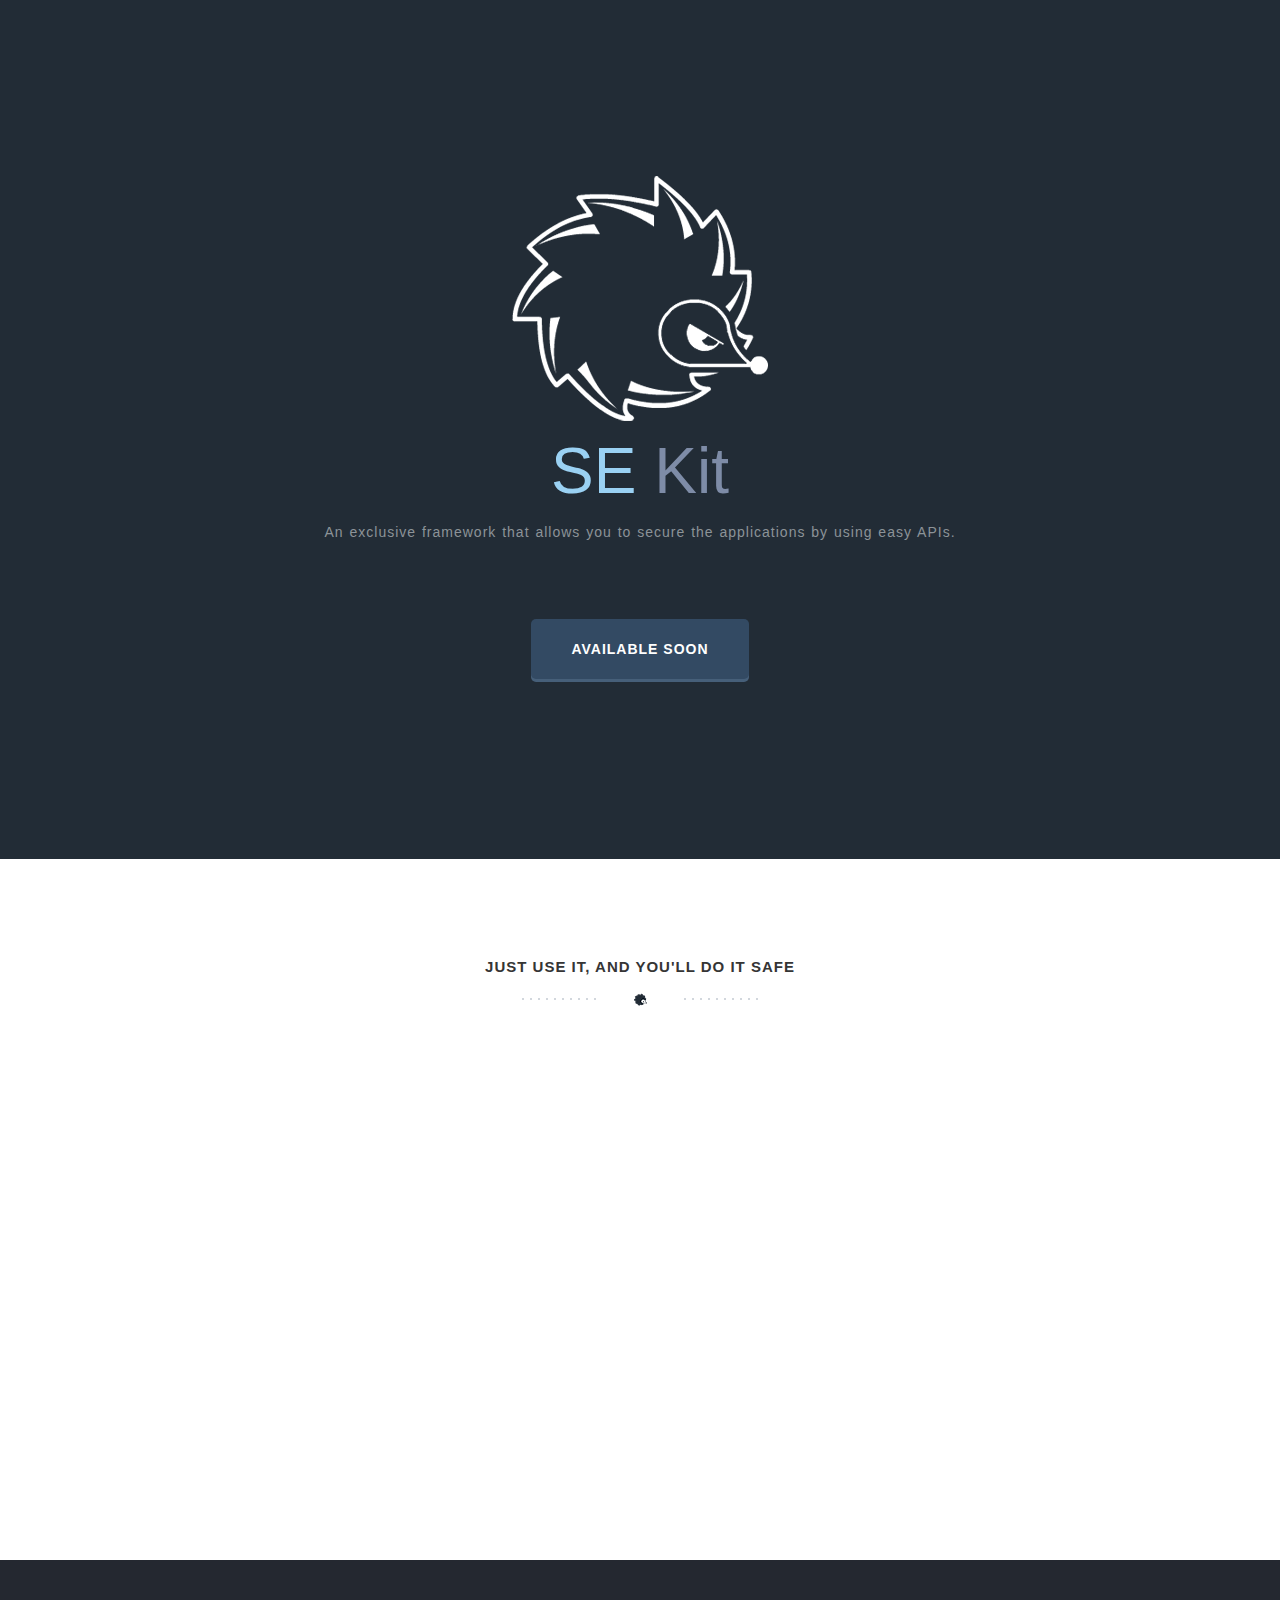
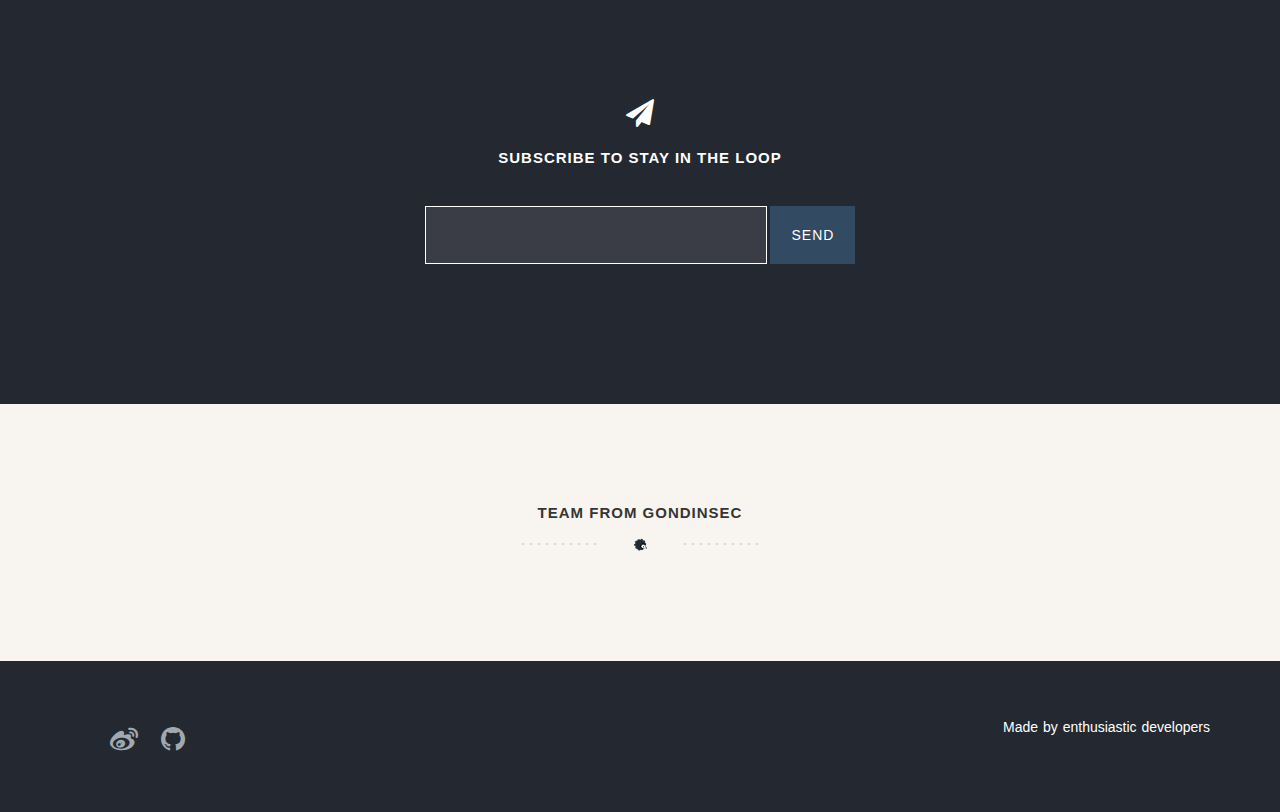
<file: index.html>
<!DOCTYPE html>
<html lang="en">
  <head>
    <meta charset="utf-8">
    <meta http-equiv="X-UA-Compatible" content="IE=edge">
    <meta name="viewport" content="width=device-width, initial-scale=1">
    <title>SE Kit - An exclusive framework that allows you to secure the applications by using easy APIs.</title>
    <link href="css/bootstrap.min.css" rel="stylesheet">
    <link href="css/font-awesome.min.css" rel="stylesheet">
    <link href="css/flexslider.css" rel="stylesheet" >
    <link href="css/styles.css" rel="stylesheet">
    <link href="css/queries.css" rel="stylesheet">
    <link href="css/animate.css" rel="stylesheet">
        <!-- HTML5 Shim and Respond.js IE8 support of HTML5 elements and media queries -->
        <!-- WARNING: Respond.js doesn't work if you view the page via file:// -->
        <!--[if lt IE 9]>
        <script src="https://oss.maxcdn.com/libs/html5shiv/3.7.0/html5shiv.js"></script>
        <script src="https://oss.maxcdn.com/libs/respond.js/1.4.2/respond.min.js"></script>
        <![endif]-->
      </head>
      <body id="top">
        <header id="home">
          <nav class="hide">
            <div class="container-fluid">
              <div class="row">
                <div class="col-md-8 col-md-offset-2 col-sm-8 col-sm-offset-2 col-xs-8 col-xs-offset-2">
                  <nav class="pull">
                    <ul class="top-nav">
                      <li><a href="#intro">Introduction <span class="indicator"><i class="fa fa-angle-right"></i></span></a></li>
                      <li><a href="#features">Features <span class="indicator"><i class="fa fa-angle-right"></i></span></a></li>
                      <li><a href="#responsive">Responsive Design <span class="indicator"><i class="fa fa-angle-right"></i></span></a></li>
                      <li><a href="#portfolio">Portfolio <span class="indicator"><i class="fa fa-angle-right"></i></span></a></li>
                      <li><a href="#team">Team <span class="indicator"><i class="fa fa-angle-right"></i></span></a></li>
                      <li><a href="#contact">Get in Touch <span class="indicator"><i class="fa fa-angle-right"></i></span></a></li>
                    </ul>
                  </nav>
                </div>
              </div>
            </div>
          </nav>
          <section class="hero" id="hero">
            <div class="container">
              <div class="row hide">
                <div class="col-md-12 text-right navicon">
                  <a id="nav-toggle" class="nav_slide_button" href="#"><span></span></a>
                </div>
              </div>
              <div class="row">
                <div class="col-md-8 col-md-offset-2 text-center inner">
				  <img src="img/logo-white.png" alt="" />
                  <h1 class="animated fadeInDown"><span>SE</span> Kit</h1>
                  <p class="animated fadeInUp delay-05s">An exclusive framework that allows you to secure the applications by using easy APIs.</p>
                </div>
              </div>
              <div class="row">
                <div class="col-md-6 col-md-offset-3 text-center">
                  <a href="#" class="learn-more-btn">Available soon</a>
                </div>
              </div>
            </div>
          </section>
        </header>
        <section class="features text-center section-padding" id="features">
          <div class="container">
            <div class="row">
              <div class="col-md-12">
                <h1 class="arrow">Just use it, and you'll do it safe</h1>
                <div class="features-wrapper">
                  <div class="col-md-4 wp2">
                    <div class="icon">
                      <i class="fa fa-cubes"></i>
                    </div>
                    <h2>Modular</h2>
                    <p>Everything you need for security is a module. Construct your own safe applications by using the right modules for you.</p>
                  </div>
                  <div class="col-md-4 wp2 delay-05s">
                    <div class="icon">
                      <i class="fa fa-cogs"></i>
                    </div>
                    <h2>Complete</h2>
                    <p>Every behavior about safe is programmatic and exposed through APIs.</p>
                  </div>
                  <div class="col-md-4 wp2 delay-1s">
                    <div class="icon">
                      <i class="fa fa-heart"></i>
                    </div>
                    <h2>Open Source</h2>
                    <p>The entire framework is opensource. Modify existing security modules and create your owns to extend the behavior of SE Kit.</p>
                  </div>
                  <div class="clearfix"></div>
                </div>
              </div>
            </div>
          </div>
        </section>
        <section class="subscribe text-center">
          <div class="container">
            <h1><i class="fa fa-paper-plane"></i><span>Subscribe to stay in the loop</span></h1>
            <form action="#">
              <input type="text" name="" value="" placeholder="" required>
              <input type="submit" name="" value="Send">
            </form>
          </div>
        </section>
        <section class="team text-center section-padding" id="team">
          <div class="container">
            <div class="row">
              <div class="col-md-12">
                <h1 class="arrow">Team From Gondinsec</h1>
              </div>
            </div>
                <!--
            <div class="row">
              <div class="team-wrapper">
				<div class="col-md-4 wp5"><h2>e4gle</h2></div>
				<div class="col-md-4 wp5"><h2>xiaobo wong</h2></div>
				<div class="col-md-4 wp5"><h2>feng zhen</h2></div>
				<div class="col-md-4 wp5"><h2>yanzhao jin</h2></div>
				<div class="col-md-4 wp5"><h2>yong you</h2></div>
                <div id="teamSlider">
                  <ul class="slides">
                    <li>
                      <div class="col-md-4 wp5">
                        <img src="img/team-01.png" alt="Team Member">
                        <h2>e4gle</h2>
                        <p>Lorem ipsum dolor sit amet, consectetur adipiscing elit. Nunc ultricies nulla non metus pulvinar imperdiet. Praesent non adipiscing libero.</p>
                      </div>
                      
                      <div class="col-md-4 wp5 delay-05s">
                        <img src="img/team-02.png" alt="Team Member">
                        <h2>Stride Wong</h2>
                        <p>Lorem ipsum dolor sit amet, consectetur adipiscing elit. Nunc ultricies nulla non metus pulvinar imperdiet. Praesent non adipiscing libero.</p>
                      </div>
                      <div class="col-md-4 wp5 delay-1s">
                        <img src="img/team-03.png" alt="Team Member">
                        <h2>Rong Chen</h2>
                        <p>Lorem ipsum dolor sit amet, consectetur adipiscing elit. Nunc ultricies nulla non metus pulvinar imperdiet. Praesent non adipiscing libero.</p>
                      </div>
                    </li>
                    <li>
                      <div class="col-md-4 wp5">
                        <img src="img/team-01.png" alt="Team Member">
                        <h2>e4gle</h2>
                        <p>Lorem ipsum dolor sit amet, consectetur adipiscing elit. Nunc ultricies nulla non metus pulvinar imperdiet. Praesent non adipiscing libero.</p>
                      </div>
                      
                      <div class="col-md-4 wp5 delay-05s">
                        <img src="img/team-02.png" alt="Team Member">
                        <h2>Stride Wong</h2>
                        <p>Lorem ipsum dolor sit amet, consectetur adipiscing elit. Nunc ultricies nulla non metus pulvinar imperdiet. Praesent non adipiscing libero.</p>
                      </div>
                      <div class="col-md-4 wp5 delay-1s">
                        <img src="img/team-03.png" alt="Team Member">
                        <h2>Rong Chen</h2>
                        <p>Lorem ipsum dolor sit amet, consectetur adipiscing elit. Nunc ultricies nulla non metus pulvinar imperdiet. Praesent non adipiscing libero.</p>
                      </div>
                    </li>
                  </ul>
                </div>
              </div>
            </div>
                -->
          </div>
        </section>
        <footer>
          <div class="container">
            <div class="row">
              <div class="col-md-6">
                <ul class="social">
                  <li><a href="#"><i class="fa fa-weibo"></i></a></li>
                  <li><a href="#"><i class="fa fa-github"></i></a></li>
                </ul>
              </div>
              <div class="col-md-6 credit">
                <p>Made by enthusiastic developers</p>
              </div>
            </div>
          </div>
        </footer>
        <!-- jQuery (necessary for Bootstrap's JavaScript plugins) -->
        <script src="js/jquery.js"></script>
        <!-- Include all compiled plugins (below), or include individual files as needed -->
        <script src="js/waypoints.min.js"></script>
        <script src="js/bootstrap.min.js"></script>
        <script src="js/scripts.js"></script>
        <script src="js/jquery.flexslider.js"></script>
        <script src="js/modernizr.js"></script>
      </body>
    </html>
</file>
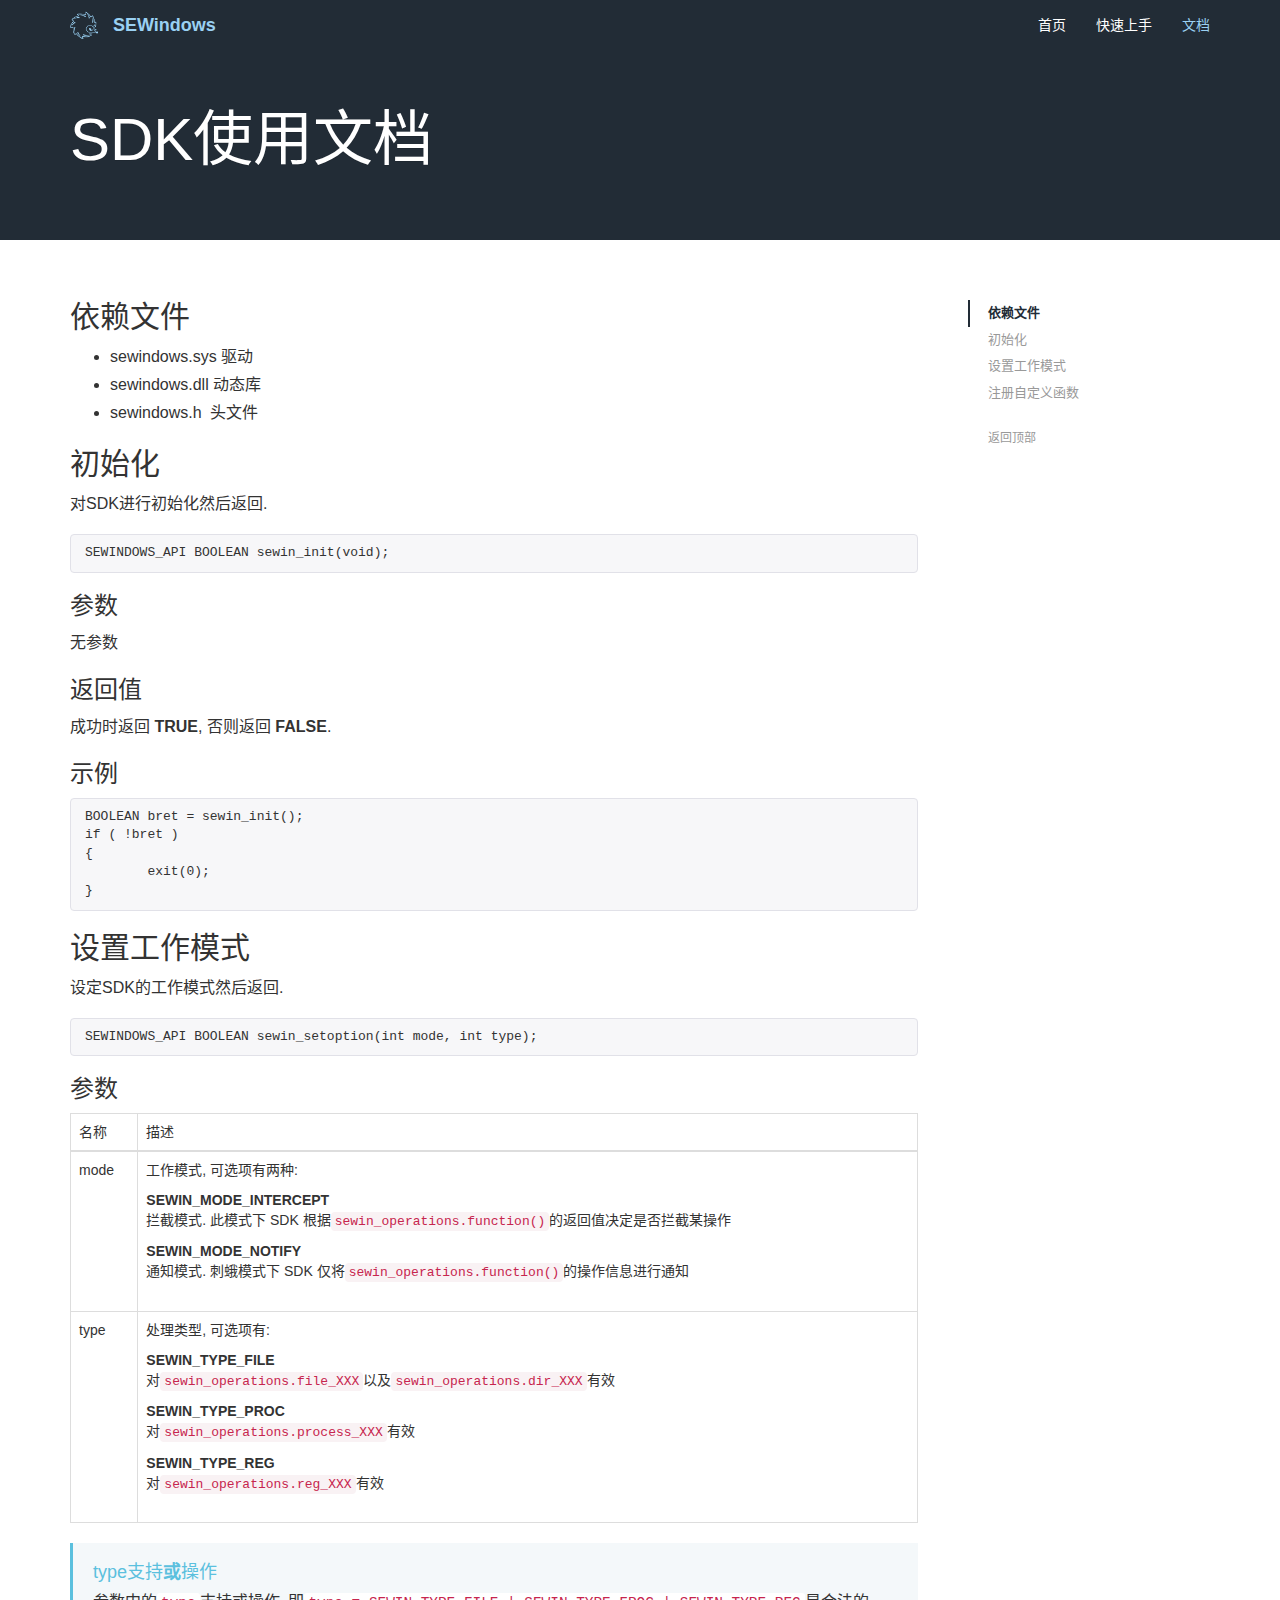
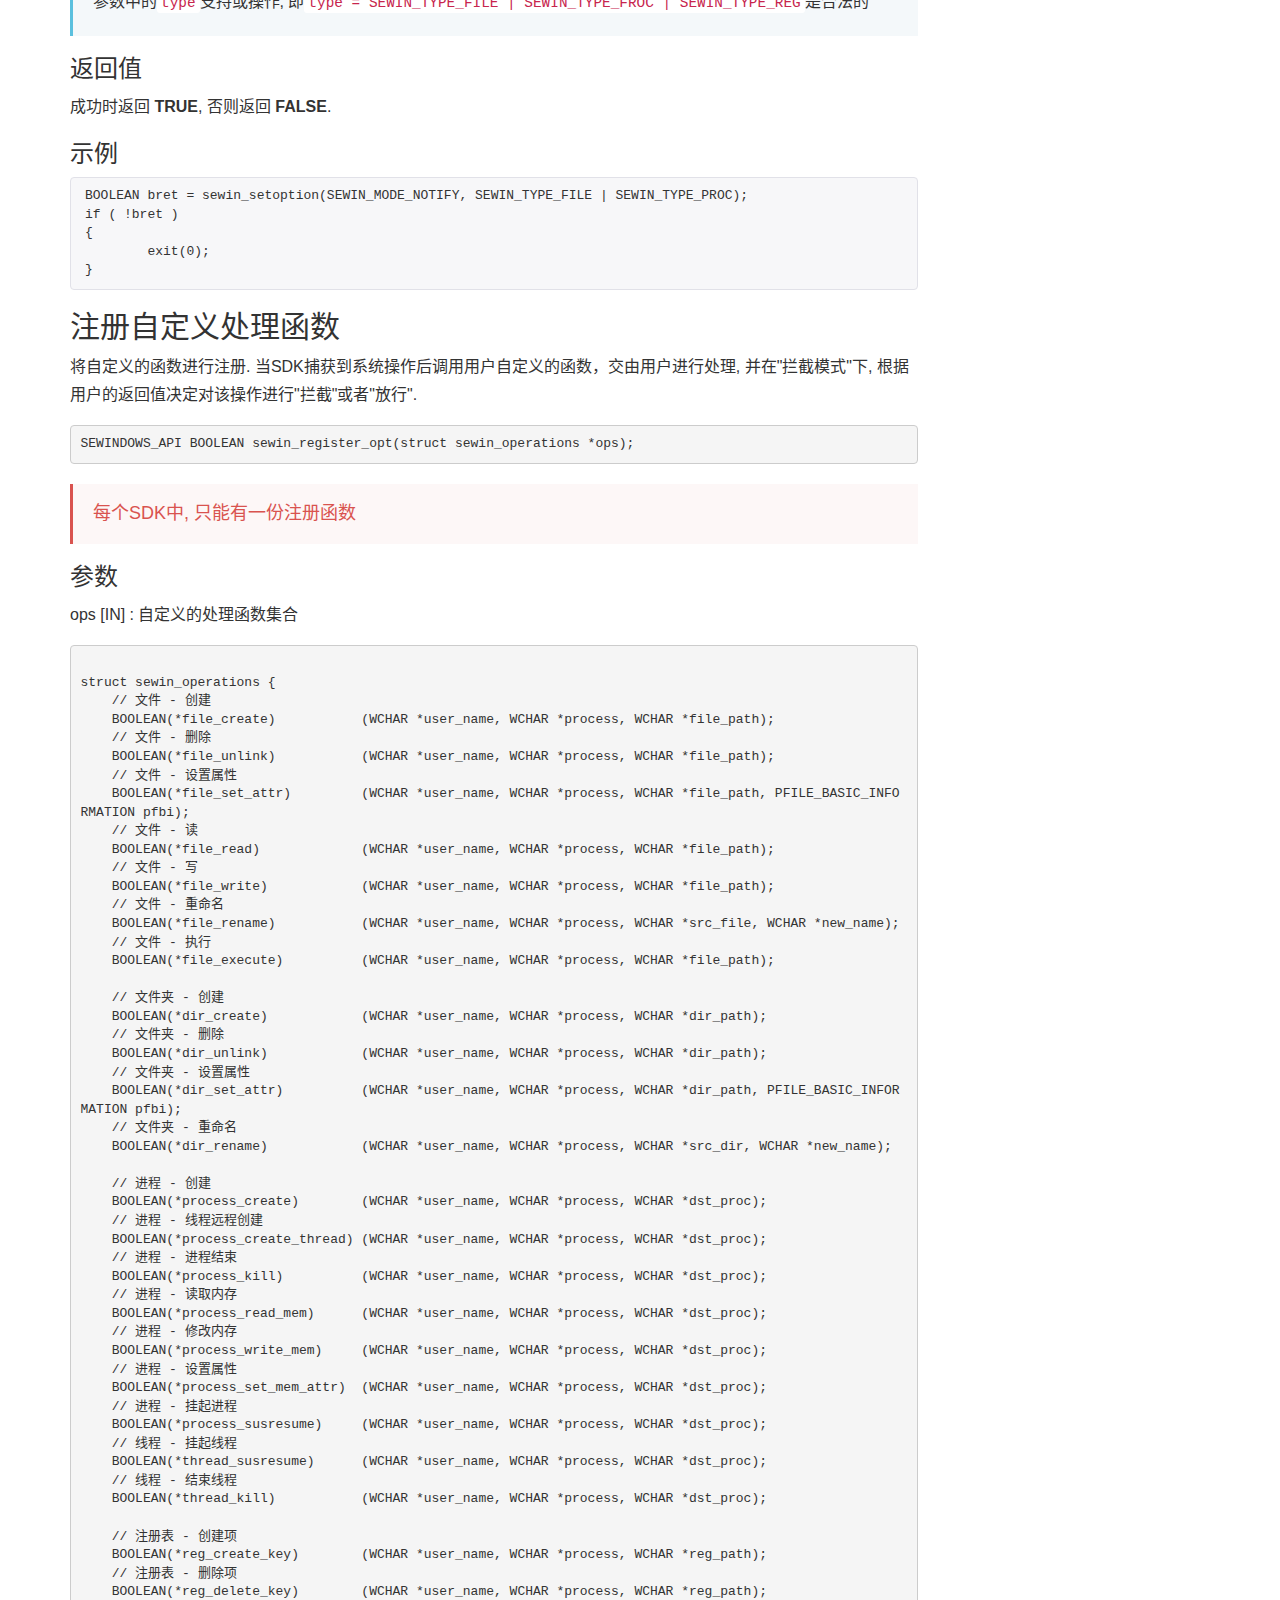
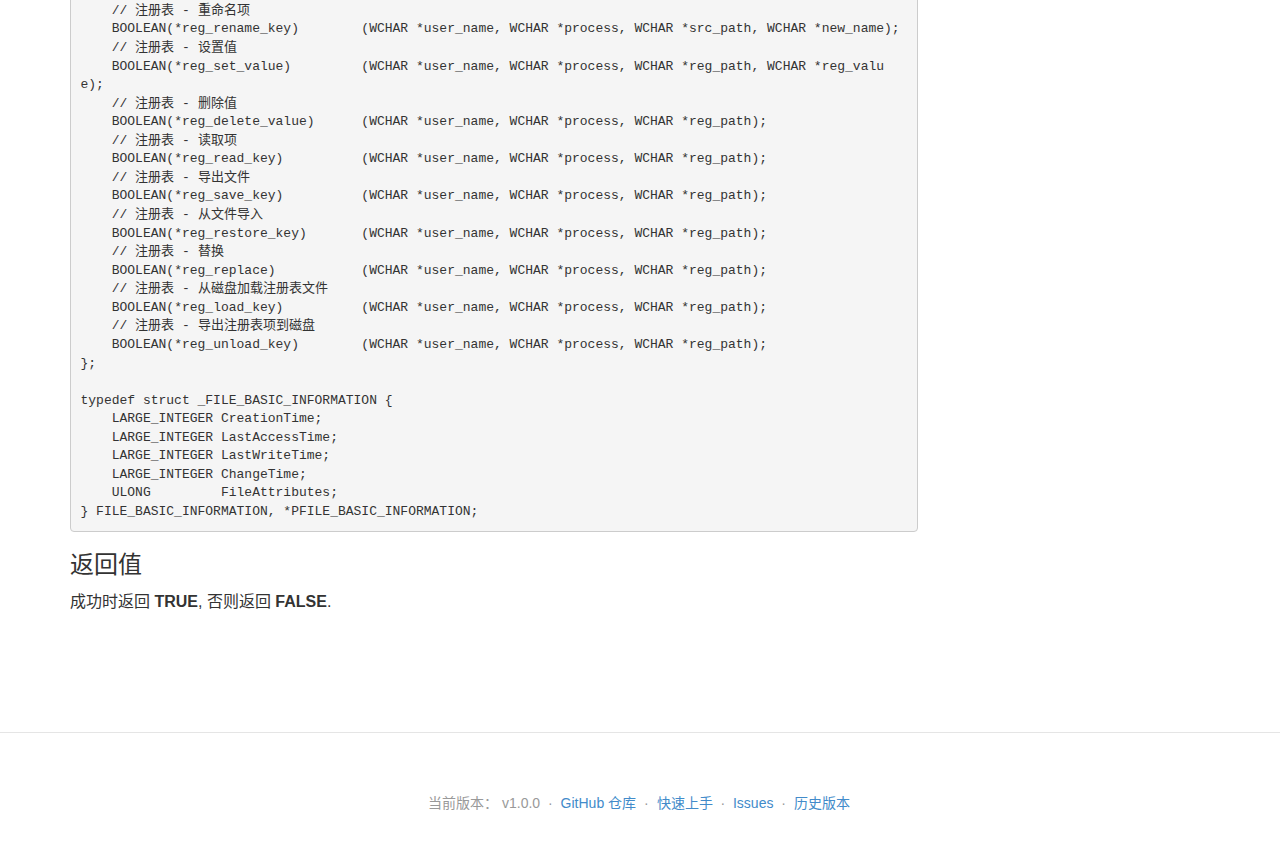
<file: functions.html>
<!DOCTYPE html>
<html lang="zh-cn">
  <head>
    <meta charset="utf-8">
	<meta http-equiv="X-UA-Compatible" content="IE=edge">
	<meta name="viewport" content="width=device-width, initial-scale=1">
	<meta name="description" content="SEWindows - 简洁、直观、强悍的程序安全保护框架，让保护程序安全更迅速、简单。">
	<title>
		SEWindows 官方网站 :: 接口文档
	</title>
	<link href="css/bootstrap.min.css" rel="stylesheet">

	<link href="css/patch.css" rel="stylesheet">
	<link href="css/docs.css" rel="stylesheet">

	<!--[if lt IE 9]><script src="js/ie8-responsive-file-warning.js"></script><![endif]-->
	<script src="js/ie-emulation-modes-warning.js"></script>
	<!-- HTML5 shim and Respond.js for IE8 support of HTML5 elements and media queries -->
	<!--[if lt IE 9]>
	  <script src="js/html5shiv.js"></script>
	  <script src="js/respond.min.js"></script>
	<![endif]-->
  </head>
  <body class="bs-docs-home">
    <a class="sr-only sr-only-focusable" href="#content">跳至内容</a>

    <!-- Docs master nav -->
<header class="navbar navbar-static-top bs-docs-nav" id="top" role="banner">
  <div class="container">
    <div class="navbar-header">
      <button class="navbar-toggle collapsed" type="button" data-toggle="collapse" data-target=".bs-navbar-collapse">
        <span class="sr-only">切换导航</span>
        <span class="icon-bar"></span>
        <span class="icon-bar"></span>
        <span class="icon-bar"></span>
      </button>
      <a href="index.html" class="navbar-brand"><span class="brand-logo"><img src="imgs/logo-brand.png" alt="" /></span>SEWindows</a>
    </div>
    <nav class="collapse navbar-collapse bs-navbar-collapse" role="navigation">
      <ul class="nav navbar-nav navbar-right">
		<li><a href="index.html">首页</a></li>
        <li>
          <a href="startup.html">快速上手</a>
        </li>
        <li class="active">
          <a href="functions.html">文档</a>
        </li>
      </ul>
    </nav>
  </div>
</header>


<div class="bs-docs-header" id="content">
  <div class="container">
	<h1>SDK使用文档</h1>
  </div>
</div>

<div class="container bs-docs-container">

      <div class="row">
        <div class="col-md-9" role="main">


<div class="bs-docs-section">
  <h2 id="dependencies">依赖文件</h2>
  <ul>
	<li>sewindows.sys&nbsp;驱动</li>
	<li>sewindows.dll&nbsp;动态库</li>
	<li>sewindows.h&nbsp;&nbsp;头文件</li>
  </ul>


  <h2 id="initiate">初始化</h2>
  <p>对SDK进行初始化然后返回.</p>
	<div class="highlight"><pre><code class="bash">SEWINDOWS_API BOOLEAN sewin_init(void);</code></pre></div>
	<h3>参数</h3>
	<p>无参数</p>
	<h3>返回值</h3>
	<p>成功时返回 <strong>TRUE</strong>, 否则返回 <strong>FALSE</strong>.</p>
	<h3>示例</h3>
	<div class="highlight"><pre><code class="bash">BOOLEAN bret = sewin_init();
if ( !bret )
{
	exit(0);
}</code></pre></div>


  <h2 id="set-mode">设置工作模式</h2>
  <p>设定SDK的工作模式然后返回.</p>
  <div class="highlight"><pre><code class="bash">SEWINDOWS_API BOOLEAN sewin_setoption(int mode, int type);
</code></pre></div>

<h3>参数</h3>
<div class="table-responsive">
	<table class="table table-bordered">
		<thead>
			<tr>
				<td>名称</td>
				<td>描述</td>
			</tr>
		</thead>
		<tbody>
			<tr>
				<td>mode</td>
				<td>
					<p>工作模式, 可选项有两种:</p>
					<dl>
						<dt>SEWIN_MODE_INTERCEPT</dt>
						<dd><p>拦截模式. 此模式下 SDK 根据<code>sewin_operations.function()</code>的返回值决定是否拦截某操作</p></dd>
						<dt>SEWIN_MODE_NOTIFY</dt>
						<dd><p>通知模式. 刺蛾模式下 SDK 仅将<code>sewin_operations.function()</code>的操作信息进行通知</p></dd>
					</dl>
				</td>
			</tr>
			<tr>
				<td>type</td>
				<td>
					<p>处理类型, 可选项有:</p>
					<dl>
						<dt>SEWIN_TYPE_FILE</dt>
						<dd><p>对<code>sewin_operations.file_XXX</code>以及<code>sewin_operations.dir_XXX</code>有效</p></dd>
						<dt>SEWIN_TYPE_PROC</dt>
						<dd><p>对<code>sewin_operations.process_XXX</code>有效</p></dd>
						<dt>SEWIN_TYPE_REG</dt>
						<dd><p>对<code>sewin_operations.reg_XXX</code>有效</p></dd>
					</dl>
				</td>
			</tr>
		</tbody>
	</table>
</div>
<div class="bs-callout bs-callout-info">
    <h4>type支持<strong>或</strong>操作</h4>
    <p>参数中的<code>type</code>支持或操作, 即<code>type = SEWIN_TYPE_FILE | SEWIN_TYPE_FROC | SEWIN_TYPE_REG</code>是合法的</p>
  </div>
	<h3>返回值</h3>
	<p>成功时返回 <strong>TRUE</strong>, 否则返回 <strong>FALSE</strong>.</p>
	<h3>示例</h3>
	<div class="highlight"><pre><code class="bash">BOOLEAN bret = sewin_setoption(SEWIN_MODE_NOTIFY, SEWIN_TYPE_FILE | SEWIN_TYPE_PROC);
if ( !bret )
{
	exit(0);
}</code></pre></div>

  <h2 id="reg-opts">注册自定义处理函数</h2>
	<p>将自定义的函数进行注册. 当SDK捕获到系统操作后调用用户自定义的函数，交由用户进行处理, 并在"拦截模式"下, 根据用户的返回值决定对该操作进行"拦截"或者"放行".</p>
	<div class="hightlight">
		<pre><code class="bash">SEWINDOWS_API BOOLEAN sewin_register_opt(struct sewin_operations *ops);</code></pre>
	</div>
	<div class="bs-callout bs-callout-danger">
		<h4>每个SDK中, 只能有一份注册函数</h4>
	</div>
	<h3>参数</h3>
	<p>ops [IN] : 自定义的处理函数集合</p>
	<div class="hightlight">
		<pre><code class="bash">
struct sewin_operations {
    // 文件 - 创建
    BOOLEAN(*file_create)           (WCHAR *user_name, WCHAR *process, WCHAR *file_path);
    // 文件 - 删除
    BOOLEAN(*file_unlink)           (WCHAR *user_name, WCHAR *process, WCHAR *file_path);
    // 文件 - 设置属性
    BOOLEAN(*file_set_attr)         (WCHAR *user_name, WCHAR *process, WCHAR *file_path, PFILE_BASIC_INFORMATION pfbi);
    // 文件 - 读
    BOOLEAN(*file_read)             (WCHAR *user_name, WCHAR *process, WCHAR *file_path);
    // 文件 - 写
    BOOLEAN(*file_write)            (WCHAR *user_name, WCHAR *process, WCHAR *file_path);
    // 文件 - 重命名
    BOOLEAN(*file_rename)           (WCHAR *user_name, WCHAR *process, WCHAR *src_file, WCHAR *new_name);
    // 文件 - 执行
    BOOLEAN(*file_execute)          (WCHAR *user_name, WCHAR *process, WCHAR *file_path);

    // 文件夹 - 创建
    BOOLEAN(*dir_create)            (WCHAR *user_name, WCHAR *process, WCHAR *dir_path);
    // 文件夹 - 删除
    BOOLEAN(*dir_unlink)            (WCHAR *user_name, WCHAR *process, WCHAR *dir_path);
    // 文件夹 - 设置属性
    BOOLEAN(*dir_set_attr)          (WCHAR *user_name, WCHAR *process, WCHAR *dir_path, PFILE_BASIC_INFORMATION pfbi);
    // 文件夹 - 重命名
    BOOLEAN(*dir_rename)            (WCHAR *user_name, WCHAR *process, WCHAR *src_dir, WCHAR *new_name);

    // 进程 - 创建
    BOOLEAN(*process_create)        (WCHAR *user_name, WCHAR *process, WCHAR *dst_proc);
    // 进程 - 线程远程创建
    BOOLEAN(*process_create_thread) (WCHAR *user_name, WCHAR *process, WCHAR *dst_proc);
    // 进程 - 进程结束
    BOOLEAN(*process_kill)          (WCHAR *user_name, WCHAR *process, WCHAR *dst_proc);
    // 进程 - 读取内存
    BOOLEAN(*process_read_mem)      (WCHAR *user_name, WCHAR *process, WCHAR *dst_proc);
    // 进程 - 修改内存
    BOOLEAN(*process_write_mem)     (WCHAR *user_name, WCHAR *process, WCHAR *dst_proc);
    // 进程 - 设置属性
    BOOLEAN(*process_set_mem_attr)  (WCHAR *user_name, WCHAR *process, WCHAR *dst_proc);
    // 进程 - 挂起进程
    BOOLEAN(*process_susresume)     (WCHAR *user_name, WCHAR *process, WCHAR *dst_proc);
    // 线程 - 挂起线程
    BOOLEAN(*thread_susresume)      (WCHAR *user_name, WCHAR *process, WCHAR *dst_proc);
    // 线程 - 结束线程
    BOOLEAN(*thread_kill)           (WCHAR *user_name, WCHAR *process, WCHAR *dst_proc);

    // 注册表 - 创建项
    BOOLEAN(*reg_create_key)        (WCHAR *user_name, WCHAR *process, WCHAR *reg_path);
    // 注册表 - 删除项
    BOOLEAN(*reg_delete_key)        (WCHAR *user_name, WCHAR *process, WCHAR *reg_path);
    // 注册表 - 重命名项
    BOOLEAN(*reg_rename_key)        (WCHAR *user_name, WCHAR *process, WCHAR *src_path, WCHAR *new_name);
    // 注册表 - 设置值
    BOOLEAN(*reg_set_value)         (WCHAR *user_name, WCHAR *process, WCHAR *reg_path, WCHAR *reg_value);
    // 注册表 - 删除值
    BOOLEAN(*reg_delete_value)      (WCHAR *user_name, WCHAR *process, WCHAR *reg_path);
    // 注册表 - 读取项
    BOOLEAN(*reg_read_key)          (WCHAR *user_name, WCHAR *process, WCHAR *reg_path);
    // 注册表 - 导出文件
    BOOLEAN(*reg_save_key)          (WCHAR *user_name, WCHAR *process, WCHAR *reg_path);
    // 注册表 - 从文件导入
    BOOLEAN(*reg_restore_key)       (WCHAR *user_name, WCHAR *process, WCHAR *reg_path);
    // 注册表 - 替换
    BOOLEAN(*reg_replace)           (WCHAR *user_name, WCHAR *process, WCHAR *reg_path);
    // 注册表 - 从磁盘加载注册表文件
    BOOLEAN(*reg_load_key)          (WCHAR *user_name, WCHAR *process, WCHAR *reg_path);
    // 注册表 - 导出注册表项到磁盘
    BOOLEAN(*reg_unload_key)        (WCHAR *user_name, WCHAR *process, WCHAR *reg_path);
};

typedef struct _FILE_BASIC_INFORMATION {
    LARGE_INTEGER CreationTime;
    LARGE_INTEGER LastAccessTime;
    LARGE_INTEGER LastWriteTime;
    LARGE_INTEGER ChangeTime;
    ULONG         FileAttributes;
} FILE_BASIC_INFORMATION, *PFILE_BASIC_INFORMATION;</code></pre>
	</div>
	<h3>返回值</h3>
	<p>成功时返回 <strong>TRUE</strong>, 否则返回 <strong>FALSE</strong>.</p>




</div>
       </div>
        <div class="col-md-3">
          <div class="bs-docs-sidebar hidden-print hidden-xs hidden-sm" role="complementary">
            <ul class="nav bs-docs-sidenav">
				<li class="active">
				  <a href="#dependencies">依赖文件</a>
				</li>
				<li>
				  <a href="#initiate">初始化</a>
				</li>
				<li>
				  <a href="#set-mode">设置工作模式</a>
				</li>
				<li>
				  <a href="#reg-opts">注册自定义函数</a>
				</li>
            </ul>
            <a class="back-to-top" href="#top">
              返回顶部
            </a>
            
          </div>
        </div>
      </div>
    </div>
<!-- Footer
================================================== -->
<footer class="bs-docs-footer" role="contentinfo">
  <div class="container">
    <ul class="bs-docs-footer-links muted">
      <li>当前版本： v1.0.0</li>
      <li>&middot;</li>
      <li><a href="https://github.com/hedgeh/SEWindows">GitHub 仓库</a></li>
      <li>&middot;</li>
      <li><a href="startup.html">快速上手</a></li>
      <li>&middot;</li>
      <li><a href="https://github.com/hedgeh/SEWindows/issues">Issues</a></li>
      <li>&middot;</li>
      <li><a href="https://github.com/hedgeh/SEWindows/releases">历史版本</a></li>
    </ul>
  </div>
</footer>


	<script src="js/jquery.js"></script>
	<script src="js/bootstrap.min.js"></script>
	<script src="js/docs.min.js"></script>
	<script src="js/ie10.js"></script>
  </body>
</html>
</file>
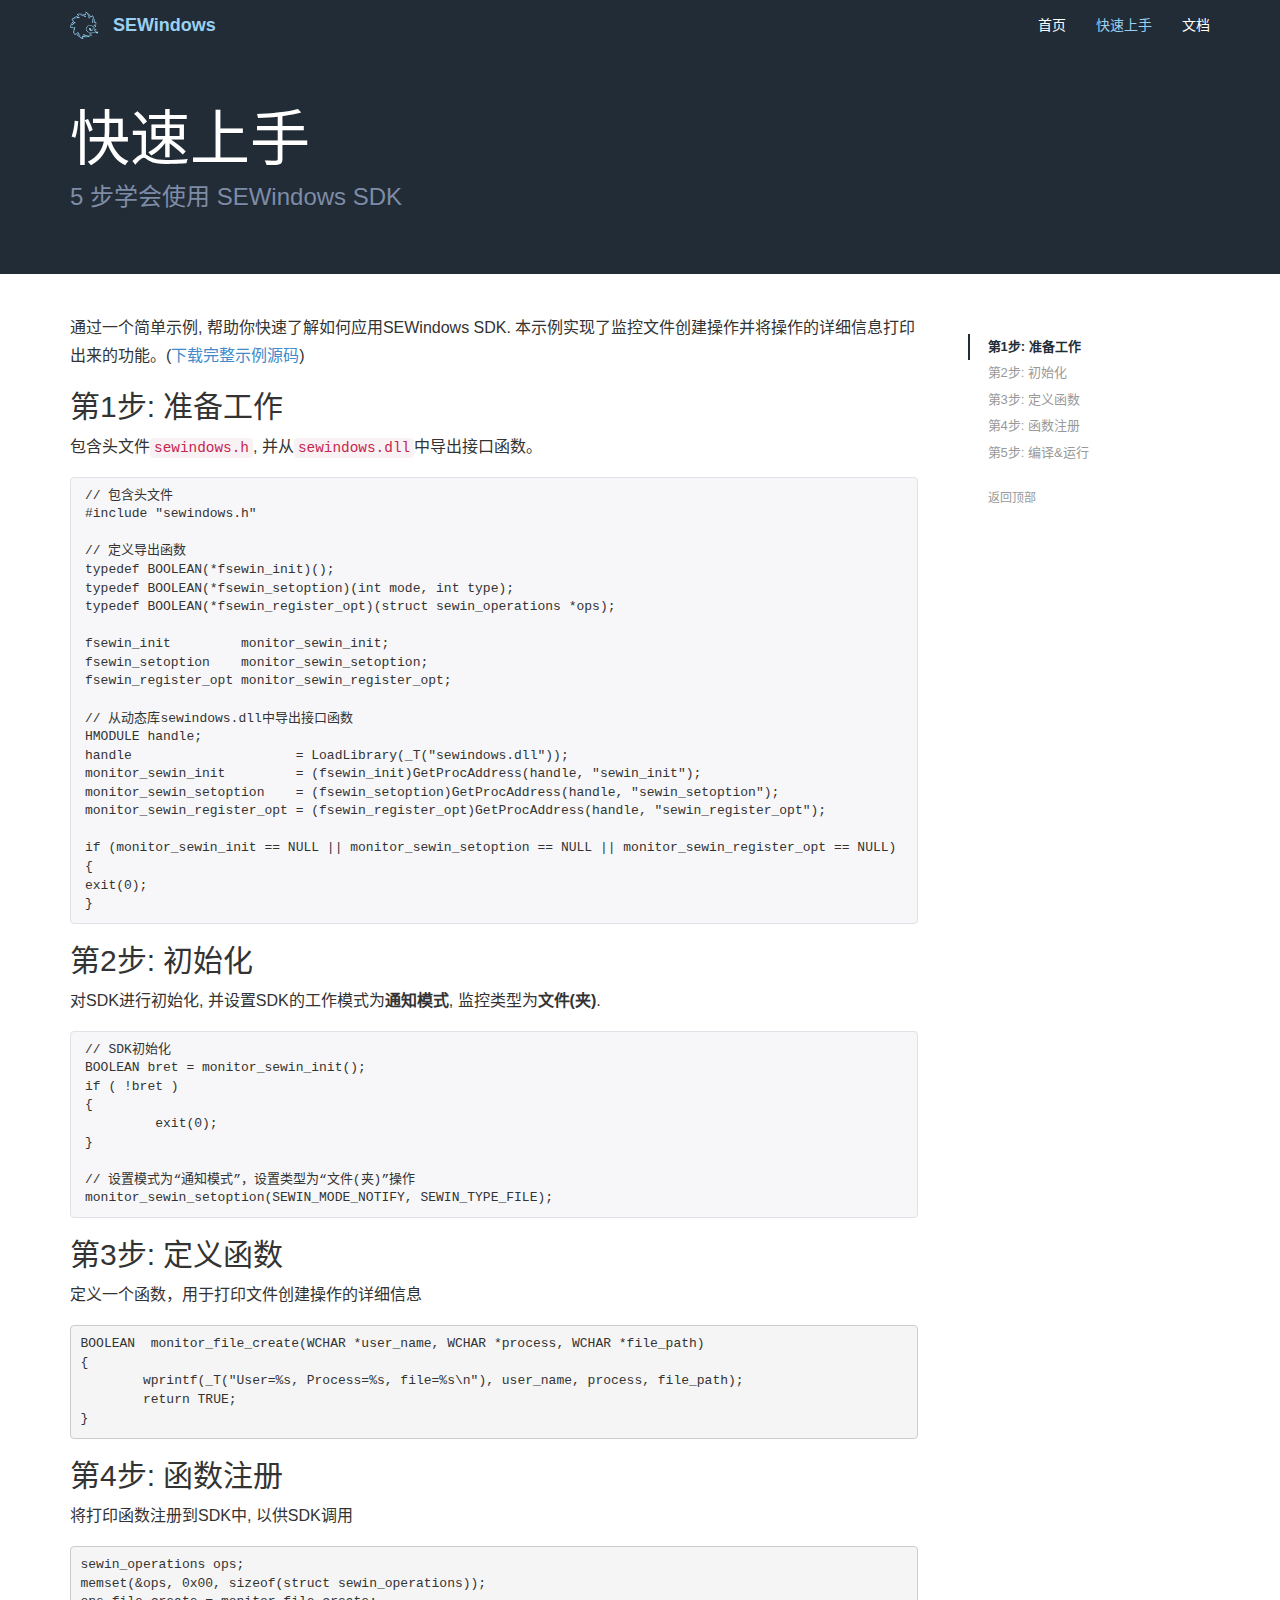
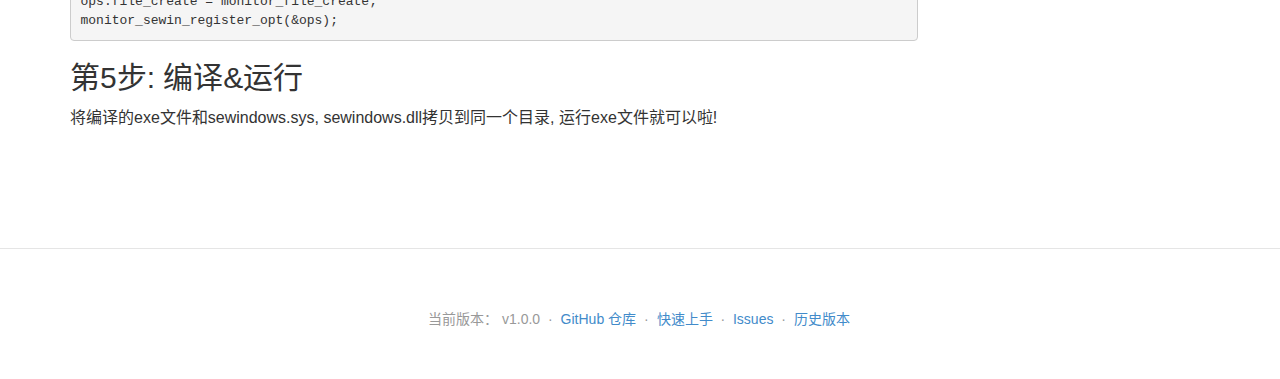
<file: startup.html>
<!DOCTYPE html>
<html lang="zh-cn">
  <head>
    <meta charset="utf-8">
	<meta http-equiv="X-UA-Compatible" content="IE=edge">
	<meta name="viewport" content="width=device-width, initial-scale=1">
	<meta name="description" content="SEWindows - 简洁、直观、强悍的程序安全保护框架，让保护程序安全更迅速、简单。">
	<title>
		SEWindows 官方网站 :: 快速上手
	</title>
	<link href="css/bootstrap.min.css" rel="stylesheet">

	<link href="css/patch.css" rel="stylesheet">
	<link href="css/docs.css" rel="stylesheet">

	<!--[if lt IE 9]><script src="js/ie8-responsive-file-warning.js"></script><![endif]-->
	<script src="js/ie-emulation-modes-warning.js"></script>
	<!-- HTML5 shim and Respond.js for IE8 support of HTML5 elements and media queries -->
	<!--[if lt IE 9]>
	  <script src="js/html5shiv.js"></script>
	  <script src="js/respond.min.js"></script>
	<![endif]-->
  </head>
  <body class="bs-docs-home">
    <a class="sr-only sr-only-focusable" href="#content">跳至内容</a>

    <!-- Docs master nav -->
<header class="navbar navbar-static-top bs-docs-nav" id="top" role="banner">
  <div class="container">
    <div class="navbar-header">
      <button class="navbar-toggle collapsed" type="button" data-toggle="collapse" data-target=".bs-navbar-collapse">
        <span class="sr-only">切换导航</span>
        <span class="icon-bar"></span>
        <span class="icon-bar"></span>
        <span class="icon-bar"></span>
      </button>
      <a href="index.html" class="navbar-brand"><span class="brand-logo"><img src="imgs/logo-brand.png" alt="" /></span>SEWindows</a>
    </div>
    <nav class="collapse navbar-collapse bs-navbar-collapse" role="navigation">
      <ul class="nav navbar-nav navbar-right">
		<li><a href="index.html">首页</a></li>
        <li class="active">
          <a href="startup.html">快速上手</a>
        </li>
        <li>
          <a href="functions.html">文档</a>
        </li>
      </ul>
    </nav>
  </div>
</header>


<div class="bs-docs-header" id="content">
  <div class="container">
	<h1>快速上手</h1>
	<p>5 步学会使用 SEWindows SDK</p>
  </div>
</div>

<div class="container bs-docs-container">

      <div class="row">
        <div class="col-md-9" role="main">


<div class="bs-docs-section">
	<p>通过一个简单示例, 帮助你快速了解如何应用SEWindows SDK. 本示例实现了监控文件创建操作并将操作的详细信息打印出来的功能。(<a href="#">下载完整示例源码</a>)</p>

  <h2 id="step1">第1步: 准备工作</h2>
  <p>包含头文件<code>sewindows.h</code>, 并从<code>sewindows.dll</code>中导出接口函数。</p>
<div class="highlight"><pre><code class="bash">// 包含头文件
#include "sewindows.h"

// 定义导出函数
typedef BOOLEAN(*fsewin_init)();
typedef BOOLEAN(*fsewin_setoption)(int mode, int type);
typedef BOOLEAN(*fsewin_register_opt)(struct sewin_operations *ops);

fsewin_init         monitor_sewin_init;
fsewin_setoption    monitor_sewin_setoption;
fsewin_register_opt monitor_sewin_register_opt;

// 从动态库sewindows.dll中导出接口函数
HMODULE handle; 
handle                     = LoadLibrary(_T("sewindows.dll"));
monitor_sewin_init         = (fsewin_init)GetProcAddress(handle, "sewin_init");
monitor_sewin_setoption    = (fsewin_setoption)GetProcAddress(handle, "sewin_setoption");
monitor_sewin_register_opt = (fsewin_register_opt)GetProcAddress(handle, "sewin_register_opt");

if (monitor_sewin_init == NULL || monitor_sewin_setoption == NULL || monitor_sewin_register_opt == NULL)
{
exit(0);
}</code></pre></div>

  <h2 id="step2">第2步: 初始化</h2>
  <p>对SDK进行初始化, 并设置SDK的工作模式为<strong>通知模式</strong>, 监控类型为<strong>文件(夹)</strong>.</p>
  <div class="highlight"><pre><code class="bash">// SDK初始化
BOOLEAN bret = monitor_sewin_init();
if ( !bret )
{
	 exit(0);
}

// 设置模式为“通知模式”，设置类型为“文件(夹)”操作
monitor_sewin_setoption(SEWIN_MODE_NOTIFY, SEWIN_TYPE_FILE);  
</code></pre></div>

  <h2 id="step3">第3步: 定义函数</h2>
<p>定义一个函数，用于打印文件创建操作的详细信息</p>
<div class="hightlight">
	<pre><code class="bash">BOOLEAN  monitor_file_create(WCHAR *user_name, WCHAR *process, WCHAR *file_path)
{
	wprintf(_T("User=%s, Process=%s, file=%s\n"), user_name, process, file_path);
	return TRUE;
}</code></pre>
</div>

  <h2 id="step4">第4步: 函数注册</h2>
<p>将打印函数注册到SDK中, 以供SDK调用</p>
<div class="hightlight">
	<pre><code class="bash">sewin_operations ops;
memset(&ops, 0x00, sizeof(struct sewin_operations));
ops.file_create = monitor_file_create;
monitor_sewin_register_opt(&ops);</code></pre>
</div>

  <h2 id="step5">第5步: 编译&amp;运行</h2>
<p>将编译的exe文件和sewindows.sys, sewindows.dll拷贝到同一个目录, 运行exe文件就可以啦!</p>
</div>
       </div>
        <div class="col-md-3">
          <div class="bs-docs-sidebar hidden-print hidden-xs hidden-sm" role="complementary">
            <ul class="nav bs-docs-sidenav">
				<li class="active">
				  <a href="#step1">第1步: 准备工作</a>
				</li>
				<li>
				  <a href="#step2">第2步: 初始化</a>
				</li>
				<li>
				  <a href="#step3">第3步: 定义函数</a>
				</li>
				<li>
				  <a href="#step4">第4步: 函数注册</a>
				</li>
				<li>
				  <a href="#step5">第5步: 编译&amp;运行</a>
				</li>
            </ul>
            <a class="back-to-top" href="#top">
              返回顶部
            </a>
            
          </div>
        </div>
      </div>
    </div>
<!-- Footer
================================================== -->
<footer class="bs-docs-footer" role="contentinfo">
  <div class="container">
    <ul class="bs-docs-footer-links muted">
      <li>当前版本： v1.0.0</li>
      <li>&middot;</li>
      <li><a href="https://github.com/hedgeh/SEWindows">GitHub 仓库</a></li>
      <li>&middot;</li>
      <li><a href="startup.html">快速上手</a></li>
      <li>&middot;</li>
      <li><a href="https://github.com/hedgeh/SEWindows/issues">Issues</a></li>
      <li>&middot;</li>
      <li><a href="https://github.com/hedgeh/SEWindows/releases">历史版本</a></li>
    </ul>
  </div>
</footer>


	<script src="js/jquery.js"></script>
	<script src="js/bootstrap.min.js"></script>
	<script src="js/docs.min.js"></script>
	<script src="js/ie10.js"></script>
  </body>
</html>
</file>
<file: css/queries.css>
/* 320px (iPhone) */
@media screen and (max-width:320px) {
}
/* 480px (WVGA - Low End Windows Phone) */
@media screen and (max-width:480px) {
	.wrapper { background: #f3f5f8; height: 640px; }
	.iphone { display: none; }
	.fluid-white { display: none; }
	.wp2, .wp4, .wp5, .light-box { margin-bottom: 30px; }
	.legals { text-align: center; margin: 0; padding: 0; }
	.credit { text-align: center; }
}
/* xGA iPad */
@media screen and (max-width:1024px) {
	.wp3 { background-position: 50px 0; }
	.swag { background-attachment: scroll; }
	.subscribe { background-attachment: scroll; }
}
/* 1200px (Small Desktop, Netbook) */
@media screen and (max-width:1280px) {
	.wp3 { background-position: 50px 0; }
}
/* Bootstrap 990px Breakpoint to 480px */
@media screen and (min-width:480px) and (max-width:991px) {
	.iphone { display: none; }
	.fluid-white { display: none; }
	.wrapper { background: #f3f5f8; height: 540px; }
	.wp2, .wp4, .wp5, .light-box { margin-bottom: 30px; }
	.legals { text-align: center; margin: 0; padding: 0; }
	.credit { text-align: center; }
}
</file>
<file: css/patch.css>
body {
  font-family: "Helvetica Neue", Helvetica, Microsoft Yahei, Hiragino Sans GB, WenQuanYi Micro Hei, sans-serif;
}

.bs-example:after {
	content: "实例：" !important;
}

.bs-docs-section > p, .bs-docs-section > ul, 
.bs-docs-section > ol, .bs-callout > p, 
.bs-callout > ol, .bs-callout > ul {
	font-size: 16px;
	line-height: 1.75;
	margin-bottom: 1em;
}

.bs-callout *:last-child {
	margin-bottom: 0;
}
</file>
<file: css/styles.css>
/* ! normalize.css v1.0.0 | MIT License | git.io/normalize */
 
/* ==========================================================================
HTML5 display definitions
========================================================================== */
 
/* * Corrects `block` display not defined in IE 6/7/8/9 and Firefox 3. */
 
article, aside, details, figcaption, figure, footer, header, hgroup, nav, section, summary { display: block; }
/* * Corrects `inline-block` display not defined in IE 6/7/8/9 and Firefox 3. */
audio, canvas, video { display: inline-block; *display: inline; *zoom: 1; }
/* * Prevents modern browsers from displaying `audio` without controls.
* Remove excess height in iOS 5 devices. */
audio:not([controls]) { display: none; height: 0; }
/* * Addresses styling for `hidden` attribute not present in IE 7/8/9, Firefox 3, * and Safari 4.
* Known issue:no IE 6 support. */
[hidden] { display: none; }
/* ==========================================================================
Base
========================================================================== */
/* * 1. Corrects text resizing oddly in IE 6/7 when body `font-size` is set using
*    `em` units.
* 2. Prevents iOS text size adjust after orientation change, without disabling
*    user zoom. */
 
html { font-size: 100%; /* 1 */
	-webkit-text-size-adjust: 100%; /* 2 */
-ms-text-size-adjust: 100%; /* 2 */ }
html, html a { -webkit-font-smoothing: antialiased; text-shadow: 1px 1px 1px rgba(0, 0, 0, 0.004); }
/* * Addresses `font-family` inconsistency between `textarea` and other form
* elements. */
html, button, input, select, textarea { font-family: Arial, sans-serif; }
/* * Addresses margins handled incorrectly in IE 6/7. */
body { margin: 0; font-family: Arial, sans-serif; }
/* ==========================================================================
Links
========================================================================== */
/* * Addresses `outline` inconsistency between Chrome and other browsers. */
 
a:focus { outline: thin dotted; }
/* * Improves readability when focused and also mouse hovered in all browsers. */
a:active, a:hover { outline: 0; }
/* ==========================================================================
Typography
========================================================================== */
/* * Addresses font sizes and margins set differently in IE 6/7.
* Addresses font sizes within `section` and `article` in Firefox 4+, Safari 5, * and Chrome. */
 
h1 { font-size: 2em; margin: 0.67em 0; color: #353535; }
h2 { font-size: 1.5em; margin: 0.83em 0; }
h3 { font-size: 1.17em; margin: 1em 0; }
h4 { font-size: 1em; margin: 1.33em 0; }
h5 { font-size: 0.83em; margin: 1.67em 0; }
h6 { font-size: 0.75em; margin: 2.33em 0; }
/* * Addresses styling not present in IE 7/8/9, Safari 5, and Chrome. */
abbr[title] { border-bottom: 1px dotted; }
/* * Addresses style set to `bolder` in Firefox 3+, Safari 4/5, and Chrome. */
b, strong { font-weight: bold; }
blockquote { margin: 1em 40px; }
/* * Addresses styling not present in Safari 5 and Chrome. */
dfn { font-style: italic; }
/* * Addresses styling not present in IE 6/7/8/9. */
mark { background: #ff0; color: #000; }
/* * Addresses margins set differently in IE 6/7. */
p, pre { margin: 1em 0; }
/* * Corrects font family set oddly in IE 6, Safari 4/5, and Chrome. */
code, kbd, pre, samp { font-family: monospace, serif; _font-family: 'courier new', monospace; font-size: 1em; }
/* * Improves readability of pre-formatted text in all browsers. */
pre { white-space: pre; white-space: pre-wrap; word-wrap: break-word; }
/* * Addresses CSS quotes not supported in IE 6/7. */
q { quotes: none; }
/* * Addresses `quotes` property not supported in Safari 4. */
q:before, q:after { content: ''; content: none; }
small { font-size: 75%; }
/* * Prevents `sub` and `sup` affecting `line-height` in all browsers. */
sub, sup { font-size: 75%; line-height: 0; position: relative; vertical-align: baseline; }
sup { top: -0.5em; }
sub { bottom: -0.25em; }
/* ==========================================================================
Lists
========================================================================== */
/* * Addresses margins set differently in IE 6/7. */
 
dl, menu, ol, ul { margin: 1em 0; }
dd { margin: 0 0 0 40px; }
/* * Addresses paddings set differently in IE 6/7. */
menu, ol, ul { padding: 0 0 0 40px; }
/* * Corrects list images handled incorrectly in IE 7. */
nav ul, nav ol { list-style: none; list-style-image: none; }
/* ==========================================================================
Embedded content
========================================================================== */
/* * 1. Removes border when inside `a` element in IE 6/7/8/9 and Firefox 3.
* 2. Improves image quality when scaled in IE 7. */
 
img { border: 0; /* 1 */
-ms-interpolation-mode: bicubic; /* 2 */ }
/* * Corrects overflow displayed oddly in IE 9. */
svg:not(:root) { overflow: hidden; }
/* ==========================================================================
Figures
========================================================================== */
/* * Addresses margin not present in IE 6/7/8/9, Safari 5, and Opera 11. */
 
figure { margin: 0; }
/* ==========================================================================
Forms
========================================================================== */
/* * Corrects margin displayed oddly in IE 6/7. */
 
form { margin: 0; }
/* * Define consistent border, margin, and padding. */
fieldset { border: 1px solid #c0c0c0; margin: 0 2px; padding: 0.35em 0.625em 0.75em; }
/* * 1. Corrects color not being inherited in IE 6/7/8/9.
* 2. Corrects text not wrapping in Firefox 3.
* 3. Corrects alignment displayed oddly in IE 6/7. */
legend { border: 0; /* 1 */
	padding: 0; white-space: normal; /* 2 */
*margin-left: -7px; /* 3 */ }
/* * 1. Corrects font size not being inherited in all browsers.
* 2. Addresses margins set differently in IE 6/7, Firefox 3+, Safari 5, *    and Chrome.
* 3. Improves appearance and consistency in all browsers. */
button, input, select, textarea { font-size: 100%; /* 1 */
	margin: 0; /* 2 */
	vertical-align: baseline; /* 3 */
*vertical-align: middle; /* 3 */ }
/* * Addresses Firefox 3+ setting `line-height` on `input` using ` !important` in
* the UA stylesheet. */
button, input { line-height: normal; }
/* * 1. Avoid the WebKit bug in Android 4.0.* where (2) destroys native `audio`
*    and `video` controls.
* 2. Corrects inability to style clickable `input` types in iOS.
* 3. Improves usability and consistency of cursor style between image-type
*    `input` and others.
* 4. Removes inner spacing in IE 7 without affecting normal text inputs.
*    Known issue:inner spacing remains in IE 6. */
button, html input[type="button"], /* 1 */
input[type="reset"], input[type="submit"] { -webkit-appearance: button; /* 2 */
	cursor: pointer; /* 3 */
*overflow: visible; /* 4 */ }
/* * Re-set default cursor for disabled elements. */
button[disabled], input[disabled] { cursor: default; }
/* * 1. Addresses box sizing set to content-box in IE 8/9.
* 2. Removes excess padding in IE 8/9.
* 3. Removes excess padding in IE 7.
*    Known issue:excess padding remains in IE 6. */
input[type="checkbox"], input[type="radio"] { box-sizing: border-box; /* 1 */
	padding: 0; /* 2 */
	*height: 13px; /* 3 */
*width: 13px; /* 3 */ }
/* * 1. Addresses `appearance` set to `searchfield` in Safari 5 and Chrome.
* 2. Addresses `box-sizing` set to `border-box` in Safari 5 and Chrome
*    (include `-moz` to future-proof). */
input[type="search"] { -webkit-appearance: textfield; /* 1 */
	-moz-box-sizing: content-box; -webkit-box-sizing: content-box; /* 2 */
box-sizing: content-box; }
/* * Removes inner padding and search cancel button in Safari 5 and Chrome
* on OS X. */
input[type="search"]::-webkit-search-cancel-button, input[type="search"]::-webkit-search-decoration { -webkit-appearance: none; }
/* * Removes inner padding and border in Firefox 3+. */
button::-moz-focus-inner, input::-moz-focus-inner { border: 0; padding: 0; }
/* * 1. Removes default vertical scrollbar in IE 6/7/8/9.
* 2. Improves readability and alignment in all browsers. */
textarea { overflow: auto; /* 1 */
vertical-align: top; /* 2 */ }
/* ==========================================================================
Tables
========================================================================== */
/* * Remove most spacing between table cells. */
table { border-collapse: collapse; border-spacing: 0; }
/* ==========================================================================
Global Styles
========================================================================== */
a { color: #353535; -webkit-transition: all 0.5s; -moz-transition: all 0.5s; -o-transition: all 0.5s; transition: all 0.5s; }
a:hover, a:focus { color: #334a63; text-decoration: none; }
p { color: #8c9398; word-spacing: 1px; line-height: 25px; font-size: 14px; }
h2 { font-size: 15px; color: #353535; text-transform: uppercase; font-weight: bold; }
h2::after { content: " "; border: solid 2px #334a63; display: block; width: 35px; margin: 25px auto; }
.section-padding { padding: 90px 0 100px }
.dark-bg { background: #f3f5f8; }
.light-bg { background-color: #fff; }
.dark-box { background: #f3f5f8; -webkit-box-shadow: 0px 3px 0px 0px #f0f2f4; -moz-box-shadow: 0px 3px 0px 0px #f0f2f4; box-shadow: 0px 3px 0px 0px #f0f2f4; }
.light-box { background-color: #fff; -webkit-box-shadow: 0px 3px 0px 0px #f0f2f4; -moz-box-shadow: 0px 3px 0px 0px #f0f2f4; box-shadow: 0px 3px 0px 0px #f0f2f4; padding: 20px 0; }
.light-box:hover, .light-box:focus { -webkit-box-shadow: 0px 3px 0px 0px #334a63; -moz-box-shadow: 0px 3px 0px 0px #334a63; box-shadow: 0px 3px 0px 0px #334a63; }
.box-hover { transition: all 500ms ease-in-out; -webkit-transition: all 500ms ease-in-out; -moz-transition: all 500ms ease-in-out; -o-transition: all 500ms ease-in-out; }
.box-hover:hover, .box-hover:focus { transform: translate(0, -15px); -webkit-transform: translate(0, -15px); -ms-transform: translate(0, -15px); }
.wrapper { height: 650px; }
.nopadding { padding: 0; }
.inner { padding-top: 170px; }
/* ==========================================================================
Navigation
========================================================================== */
nav { background-color: #242830; margin-top: -1px; }
nav ul { list-style: none; padding: 0; }
nav ul li { color: rgba(255, 255, 255, 0.6); display: block; border-bottom: 1px dotted rgba(255, 255, 255, 0.2); transition: all 0.5s ease; -moz-transition: all 0.5s ease; -webkit-transition: all 0.5s ease; -o-transition: all 0.5s ease; padding-left: 0; position: relative; }
nav ul li:last-child { border: none; }
nav ul li a { color: rgba(255, 255, 255, 0.6); display: block; padding: 20px; transition: all 0.5s ease; -moz-transition: all 0.5s ease; -webkit-transition: all 0.5s ease; -o-transition: all 0.5s ease; padding-left: 0; position: relative; }
nav ul li a:hover, nav ul li a:focus { text-decoration: none; color: rgba(255, 255, 255, 1); }
#nav-toggle { position: absolute; right: 15px; top: 0; }
#nav-toggle { cursor: pointer; padding: 10px 35px 16px 0px; }
#nav-toggle span, #nav-toggle span:before, #nav-toggle span:after { cursor: pointer; border-radius: 1px; -moz-border-radius: 1px; -webkit-border-radius: 1px; -o-border-radius: 1px; height: 5px; width: 35px; background: #353535; position: absolute; display: block; content: ''; }
#nav-toggle span:before { top: -10px; }
#nav-toggle span:after { bottom: -10px; }
#nav-toggle span, #nav-toggle span:before, #nav-toggle span:after { transition: all 500ms ease-in-out; -webkit-transition: all 500ms ease-in-out; -moz-transition: all 500ms ease-in-out; -o-transition: all 500ms ease-in-out; }
#nav-toggle.active span { background-color: transparent; }
#nav-toggle.active span:before, #nav-toggle.active span:after { top: 0; }
#nav-toggle.active span:before { transform: rotate(45deg); -webkit-transform: rotate(45deg); -ms-transform: rotate(45deg); }
#nav-toggle.active span:after { transform: translateY(-10px) rotate(-45deg); -webkit-transform: translateY(-10px) rotate(-45deg); -ms-transform: translateY(-10px) rotate(-45deg); top: 10px; }
.navicon { position: relative; height: 26px; }
.indicator { position: absolute; right: 0 !important; }
.pull { display: none; }
/* ==========================================================================
Hero
========================================================================== */
.hero { background: #222c36 /*url('../img/hero-bg.jpg') no-repeat center center; -webkit-background-size: cover; -moz-background-size: cover; -o-background-size: cover; background-size: cover*/; padding: 0px 0 180px 0; height: auto; }
.hero h1 { font-size: 64px; margin: 10px; color:#7e8ca7; }
.hero h1 span { color: #9ad1f3; display: inline-block; }
.hero p { letter-spacing: 1px; }
.learn-more-btn { background: #334a63; padding: 20px 40px; border-radius: 5px; -moz-border-radius: 5px; -webkit-border-radius: 5px; -o-border-radius: 5px; color: #fff; text-transform: uppercase; letter-spacing: 1px; display: inline-block; -webkit-box-shadow: 0px 3px 0px 0px #465f79; -moz-box-shadow: 0px 3px 0px 0px #465f79; box-shadow: 0px 3px 0px 0px #465f79; margin: 60px 0 0; font-weight: bold; }
.learn-more-btn:hover, .learn-more-btn:focus { background: #7e8ca7; color: #fff; }
/* ==========================================================================
Intro
========================================================================== */
.intro { background: #f3f5f8; }
.intro p { margin: 50px 0 0; }
h1.arrow { font-size: 15px; text-transform: uppercase; color: #353535; letter-spacing: 1px; background: url('../img/h1-bg.png') no-repeat center bottom; padding-bottom: 30px; font-weight: bold; }
/* ==========================================================================
Features
========================================================================== */
.features-wrapper, .team-wrapper { margin: 70px 0 0; }
.shadow { text-shadow: rgb(55, 181, 161) 1px 1px, rgb(55, 181, 161) 2px 2px, rgb(55, 181, 161) 3px 3px, rgb(55, 181, 161) 4px 4px, rgb(55, 181, 161) 5px 5px, rgb(55, 181, 161) 6px 6px, rgb(55, 181, 161) 7px 7px, rgb(55, 181, 161) 8px 8px, rgb(55, 181, 161) 9px 9px, rgb(55, 181, 161) 10px 10px, rgb(55, 181, 161) 11px 11px, rgb(55, 181, 161) 12px 12px, rgb(55, 182, 162) 13px 13px, rgb(55, 183, 163) 14px 14px, rgb(56, 184, 164) 15px 15px, rgb(56, 185, 165) 16px 16px, rgb(56, 186, 166) 17px 17px, rgb(57, 187, 167) 18px 18px, rgb(57, 188, 168) 19px 19px, rgb(57, 189, 169) 20px 20px, rgb(58, 191, 170) 21px 21px, rgb(58, 192, 171) 22px 22px, rgb(58, 193, 172) 23px 23px, rgb(59, 194, 173) 24px 24px, rgb(59, 195, 174) 25px 25px, rgb(59, 196, 175) 26px 26px, rgb(60, 197, 176) 27px 27px, rgb(60, 198, 177) 28px 28px, rgb(60, 199, 178) 29px 29px, rgb(61, 201, 179) 30px 30px; }
.icon { height: 175px; width: 175px; line-height: 175px; max-width: 100%; background: #334a63; border-radius: 50%; -o-border-radius: 50%; -moz-border-radius: 50%; -webkit-border-radius: 50%; display: block; color: #fff; font-size: 55px; text-align: center; vertical-align: middle; position: relative; margin: 0 auto 50px; }
/* ==========================================================================
iPhone Section
========================================================================== */
.iphone { width: 50%; background: #f3f5f8; float: left; height: 100%; box-shadow: inset -15px -11px 40px -6px rgba(0, 0, 0, 0.1); -moz-box-shadow: inset -15px -11px 40px -6px rgba(0, 0, 0, 0.1); -webkit-box-shadow: inset -15px -11px 40px -6px rgba(0, 0, 0, 0.1); z-index: 1; }
.fluid-white { width: 50%; background: #fff; float: right; height: 100%; z-index: 2; }
.responsive-services { position: relative; }
/* ==========================================================================
Swag
========================================================================== */
.swag { background: url('../img/plants-bg.jpg') no-repeat center center; -webkit-background-size: cover; -moz-background-size: cover; -o-background-size: cover; background-size: cover; background-attachment: fixed; padding: 50px 0; }
.swag h1 { color: #fff; font-size: 40px; text-transform: uppercase; letter-spacing: 5px; }
.swag h1 span { display: block; font-size: 25px; margin-top: 20px; }
.down-arrow-btn { width: 40px; height: 40px; border-radius: 50%; -moz-border-radius: 50%; -webkit-border-radius: 50%; -o-border-radius: 50%; background: rgba(61, 201, 179, 0.8); display: inline-block; margin: 10px auto 20px; color: #fff; font-size: 16px; line-height: 40px; text-align: center; }
.down-arrow-btn:hover, .down-arrow-btn:focus { color: #fff; background: rgba(61, 201, 179, 1); }
/* ==========================================================================
Portfolio
========================================================================== */
.effects { padding-left: 15px; }
.effects .img { position: relative; margin-bottom: 50px; position: relative; z-index: 1; overflow: hidden; }
.effects .img:nth-child(n) { margin-right: 5px; }
.effects .img:first-child { margin-left: -15px; }
.effects .img:last-child { margin-right: 0; }
.effects .img img { display: block; margin: 0; padding: 0; height: auto; }
.overlay { display: block; position: absolute; z-index: 20; background: rgba(100, 194, 158, 0.8); overflow: hidden; transition: all 0.5s; -webkit-transition: all 0.5s; -moz-transition: all 0.5s; -o-transition: all 0.5s; }
a.close-overlay { display: block; position: absolute; top: 0; right: 0; z-index: 100; width: 45px; height: 45px; font-size: 20px; font-weight: 700; color: #fff; line-height: 45px; text-align: center; background-color: #000; cursor: pointer; }
a.close-overlay.hidden { display: none; }
a.expand { display: block; position: absolute; z-index: 100; text-align: center; color: #fff; font-weight: 600; font-size: 14px; text-transform: uppercase; line-height: 30px; }
.overlay-effect .img i { font-size: 30px; }
.overlay-effect .overlay { bottom: 0; left: 0; right: 0; width: 100%; height: 100%; opacity: 0; }
.overlay-effect .overlay a.expand { left: 0; right: 0; bottom: 47%; margin: 0 auto -30px auto; }
.overlay-effect .img.hover .overlay { height: 100%; opacity: 1; }
.img img { width: -webkit-calc(100% + 40px) !important; width: calc(100% + 40px) !important; -webkit-transition: opacity 0.35s, -webkit-transform 0.35s; transition: opacity 0.35s, transform 0.35s; -moz-transition: opacity 0.35s, -moz-transform 0.35s; -o-transition: opacity 0.35s, -o-transform 0.35s; -webkit-transform: translate3d(-40px, 0, 0); transform: translate3d(-40px, 0, 0); -ms-transform: translate3d(-40px, 0, 0); }
.img:hover img { -webkit-transform: translate3d(0, 0, 0); transform: translate3d(0, 0, 0); -ms-transform: translate3d(-40px, 0, 0); }
.designs { position: absolute; left: 0; right: 0; margin-left: auto; margin-right: auto; top: 50px; }
/* ==========================================================================
Subscribe
========================================================================== */
.subscribe { background: #242830; padding: 120px 0 140px; }
.subscribe h1 { color: #fff; margin-bottom: 40px; }
.subscribe h1 span { display: block; font-size: 15px; text-transform: uppercase; font-weight: bold; margin-top: 20px; letter-spacing: 1px; }
.subscribe input[type=text] { background-color: rgba(255, 255, 255, 0.1); border: solid 1px #fff; padding: 20px; width: 30%; color: #fff; }
.subscribe input[type=submit] { background: #334a63; border: solid 1px #334a63; padding: 20px; color: #fff; text-transform: uppercase; letter-spacing: 1px; transition: all 0.5s ease; -moz-transition: all 0.5s ease; -webkit-transition: all 0.5s ease; -o-transition: all 0.5s ease; }
.subscribe input[type=submit]:hover { background: #334a63; border: solid 1px #334a63; color: #fff; }
/* ==========================================================================
CTA
========================================================================== */
.ignite-cta { background-color: #242830; padding: 70px 0; }
.ignite-btn { display: inline-block; padding: 25px 40px; color: #fff; border: solid 1px #fff; text-transform: uppercase; font-weight: bold; letter-spacing: 1px; }
.ignite-btn:hover, .ignite-btn:focus { color: #334a63; border: solid 1px #334a63; }
/* ==========================================================================
Team
========================================================================== */
#team {background:#f8f5f0;}
.team img { margin-bottom: 40px; }
ul.social-buttons { list-style: none; margin: 0; padding: 0; }
ul.social-buttons li { display: inline-block; margin-right: 10px; }
ul.social-buttons li:last-child { margin-right: 0; }
.social-btn { width: 40px; height: 40px; border-radius: 50%; -moz-border-radius: 50%; -webkit-border-radius: 50%; -o-border-radius: 50%; background: #242830; display: inline-block; color: #fff; font-size: 17px; line-height: 40px; text-align: center; }
.social-btn:hover, .social-btn:focus { background: #334a63; color: #fff; }
.social { margin-top: 25px }
/* ==========================================================================
Contact
========================================================================== */
.up-btn { width: 50px; height: 50px; border-radius: 50%; -moz-border-radius: 50%; -webkit-border-radius: 50%; -o-border-radius: 50%; background: rgba(61, 201, 179, 0.5); display: block; margin: 0 auto; color: #fff; font-size: 18px; line-height: 46px; text-align: center; position: absolute; top: -26px; left: 0; right: 0; margin-left: auto; margin-right: auto; }
.up-btn:hover, up-btn:focus { color: #fff; background: rgba(61, 201, 179, 1); }
.contact-details { margin: 70px 0; }
.contact-details h2 { font-size: 20px; }
.contact-details h2 span { display: block; color: #334a63; text-transform: uppercase; letter-spacing: 1px; font-size: 14px; margin-top: 15px; }
.contact-wrap { position: relative; }
/* ==========================================================================
Footer
========================================================================== */
footer a { color: #a1a9b0; }
footer { background-color: #242830; padding: 40px 0 30px; }
footer p { color: #fff; }
ul.social { list-style: none; color: #; line-height: 25px; font-size:28px; }
ul.social li { display: inline-block; margin-right:15px;}
.social { text-align: left; }
.credit { text-align: right; }
/* ==========================================================================
FlexSlider Custom CSS
========================================================================== */
#servicesSlider { margin-top: 70px; }
ul.slides li { margin-bottom: 20px; }
/* ==========================================================================
Waypoints
========================================================================== */
.wp1, .wp2, .wp3, .wp4, .wp5, .wp6 { visibility: hidden; }
.bounceInLeft, .bounceInRight, .fadeInUp, .fadeInUpDelay, .fadeInDown, .fadeInUpD, .fadeInLeft, .fadeInRight { visibility: visible; }
.delay-05s { animation-delay: 0.5s; -webkit-animation-delay: 0.5s; }
.delay-1s { animation-delay: 1s; -webkit-animation-delay: 1s; }
.wp3 { background: url('../img/iphone-bg.png') no-repeat center center; background-position: 200px 10px; height: 100%; }
</file>
<file: css/docs.css>
/*csslint ids: false, overqualified-elements: false, fallback-colors: false*/

/*!
 * Bootstrap Docs (http://getbootstrap.com)
 * Copyright 2011-2014 Twitter, Inc.
 * Licensed under the Creative Commons Attribution 3.0 Unported License. For
 * details, see http://creativecommons.org/licenses/by/3.0/.
 */


/*
 * Bootstrap Documentation
 * Special styles for presenting Bootstrap's documentation and code examples.
 *
 * Table of contents:
 *
 * Scaffolding
 * Main navigation
 * Footer
 * Social buttons
 * Homepage
 * Page headers
 * Old docs callout
 * Ads
 * Side navigation
 * Docs sections
 * Callouts
 * Grid styles
 * Examples
 * Code snippets (highlight)
 * Responsive tests
 * Glyphicons
 * Customizer
 * Miscellaneous
 */


/*
 * Scaffolding
 *
 * Update the basics of our documents to prep for docs content.
 */

body {
  position: relative; /* For scrollspy */
}

/* Keep code small in tables on account of limited space */
.table code {
  font-size: 13px;
  font-weight: normal;
}

/* Outline button for use within the docs */
.btn-outline {
  color: #222c36;
  background-color: transparent;
  border-color: #222c36;
}
.btn-outline:hover,
.btn-outline:focus,
.btn-outline:active {
  color: #fff;
  background-color: #222c36;
  border-color: #222c36;
}

/* Inverted outline button (white on dark) */
.btn-outline-inverse {
  color: #fff;
  background-color: transparent;
  border-color: #cdbfe3;
}
.btn-outline-inverse:hover,
.btn-outline-inverse:focus,
.btn-outline-inverse:active {
  color: #222c36;
  text-shadow: none;
  background-color: #fff;
  border-color: #fff;
}

/* Bootstrap "B" icon */
.bs-docs-booticon {
  display: block;
  font-weight: 500;
  color: #fff;
  text-align: center;
  cursor: default;
  background-color: #222c36;
  border-radius: 15%;
}
.bs-docs-booticon-sm {
  width: 30px;
  height: 30px;
  font-size: 20px;
  line-height: 28px;
}
.bs-docs-booticon-lg {
  width: 144px;
  height: 144px;
  font-size: 108px;
  line-height: 140px;
}
.bs-docs-booticon-inverse {
  color: #222c36;
  background-color: #fff;
}
.bs-docs-booticon-outline {
  background-color: transparent;
  border: 1px solid #cdbfe3;
}


/*
 * Main navigation
 *
 * Turn the `.navbar` at the top of the docs purple.
 */

.bs-docs-nav {
  margin-bottom: 0;
  background-color: #222c36;
  border-bottom: 0;
}
.bs-home-nav .bs-nav-b {
  display: none;
}
.bs-docs-nav .navbar-brand {
  color: #9ad1f3;
  font-weight:bold;
}
.bs-docs-nav .navbar-nav > li > a {
  font-weight: 500;
  color: #fff;
}
.bs-docs-nav .navbar-nav > li > a:hover,
.bs-docs-nav .navbar-nav > .active > a,
.bs-docs-nav .navbar-nav > .active > a:hover {
  color: #9ad1f3;
  /*background-color: #182129;*/
  background:transparent;
}
.bs-docs-nav .navbar-toggle .icon-bar {
  background-color: #222c36;
}
.bs-docs-nav .navbar-header .navbar-toggle {
  border-color: #222c36;
}
.bs-docs-nav .navbar-header .navbar-toggle:hover,
.bs-docs-nav .navbar-header .navbar-toggle:focus {
  background-color: #182129;
  border-color: #182129;
}


/*
 * Footer
 *
 * Separated section of content at the bottom of all pages, save the homepage.
 */

.bs-docs-footer {
  padding-top: 40px;
  padding-bottom: 40px;
  margin-top: 100px;
  color: #777;
  text-align: center;
  border-top: 1px solid #e5e5e5;
}
.bs-docs-footer-links {
  padding-left: 0;
  margin-top: 20px;
  color: #999;
}
.bs-docs-footer-links li {
  display: inline;
  padding: 0 2px;
}
.bs-docs-footer-links li:first-child {
  padding-left: 0;
}

@media (min-width: 768px) {
  .bs-docs-footer p {
    margin-bottom: 0;
  }
}


/*
 * Social buttons
 *
 * Twitter and GitHub social action buttons (for homepage and footer).
 */

.bs-docs-social {
  margin-bottom: 20px;
  text-align: center;
}
.bs-docs-social-buttons {
  display: inline-block;
  padding-left: 0;
  margin-bottom: 0;
  list-style: none;
}
.bs-docs-social-buttons li {
  display: inline-block;
  padding: 5px 8px;
  line-height: 1;
}
.bs-docs-social-buttons .twitter-follow-button {
  width: 225px !important;
}
.bs-docs-social-buttons .twitter-share-button {
  width: 98px !important;
}
/* Style the GitHub buttons via CSS instead of inline attributes */
.github-btn {
  overflow: hidden;
  border: 0;
}


/*
 * Homepage
 *
 * Tweaks to the custom homepage and the masthead (main jumbotron).
 */

/* Share masthead with page headers */
.bs-docs-masthead,
.bs-docs-header {
  position: relative;
  padding: 30px 15px;
  color: #7e8ca7;
  text-align: center;
  text-shadow: 0 1px 0 rgba(0,0,0,.1);
  background-color: #222c36;
  background-image: -webkit-linear-gradient(top, #222c36 0%, #222c36 100%);
  background-image:         linear-gradient(to bottom, #222c36 0%, #222c36 100%);
  filter: progid:DXImageTransform.Microsoft.gradient(startColorstr='#222c36', endColorstr='#222c36', GradientType=0);
  background-repeat: repeat-x;
}

 /* Masthead (headings and download button) */
.brand-logo img {float:left; width:28px; height:28px; margin-top:-4px; margin-right:15px;}


.bs-docs-masthead .bs-docs-booticon {
  margin: 0 auto 30px;
  background: transparent url(../imgs/logo-white.png) no-repeat top left;
  height:256px; width:256px;
}
.bs-docs-masthead h1 {
  font-weight: 300;
  line-height: 1;
  color: #fff;
}
.bs-docs-masthead .lead {
  margin: 0 auto 30px;
  font-size: 20px;
  color: #fff;
}
.bs-docs-masthead .version {
  margin-top: -15px;
  margin-bottom: 30px;
  color: #7e8ca7;
}
.bs-docs-masthead .btn {
  width: 100%;
  padding: 15px 30px;
  font-size: 20px;
}

@media (min-width: 480px) {
  .bs-docs-masthead .btn {
    width: auto;
  }
}

@media (min-width: 768px) {
  .bs-docs-masthead {
    padding-top: 80px;
    padding-bottom: 80px;
  }
  .bs-docs-masthead h1 {
    font-size: 60px;
  }
  .bs-docs-masthead .lead {
    font-size: 24px;
  }
}

@media (min-width: 992px) {
  .bs-docs-masthead .lead {
    width: 80%;
    font-size: 30px;
  }
}


/*
 * Page headers
 *
 * Jumbotron-esque headers at the top of every page that's not the homepage.
 */

/* Page headers */
.bs-docs-header {
  margin-bottom: 40px;
  font-size: 20px;
}
.bs-docs-header h1 {
  margin-top: 0;
  color: #fff;
}
.bs-docs-header p {
  margin-bottom: 0;
  font-weight: 300;
  line-height: 1.4;
}
.bs-docs-header .container {
  position: relative;
}

@media (min-width: 768px) {
  .bs-docs-header {
    padding-top: 60px;
    padding-bottom: 60px;
    font-size: 24px;
    text-align: left;
  }
  .bs-docs-header h1 {
    font-size: 60px;
    line-height: 1;
  }
}

@media (min-width: 992px) {
  .bs-docs-header h1,
  .bs-docs-header p {
    margin-right: 380px;
  }
}


/*
 * Carbon ads
 *
 * Single display ad that shows on all pages (except homepage) in page headers.
 * The hella `!important` is required for any pre-set property.
 */

.carbonad {
  width: auto !important;
  height: auto !important;
  padding: 20px !important;
  margin: 30px -30px -31px !important;
  overflow: hidden; /* clearfix */
  font-size: 13px !important;
  line-height: 16px !important;
  text-align: left;
  background: transparent !important;
  border: solid #866ab3 !important;
  border-width: 1px 0 !important;
}
.carbonad-img {
  margin: 0 !important;
}
.carbonad-text,
.carbonad-tag {
  display: block !important;
  float: none !important;
  width: auto !important;
  height: auto !important;
  margin-left: 145px !important;
  font-family: "Helvetica Neue", Helvetica, Arial, sans-serif !important;
}
.carbonad-text {
  padding-top: 0 !important;
}
.carbonad-tag {
  color: inherit !important;
  text-align: left !important;
}
.carbonad-text a,
.carbonad-tag a {
  color: #fff !important;
}
.carbonad #azcarbon > img {
  display: none; /* hide what I assume are tracking images */
}

@media (min-width: 480px) {
  .carbonad {
    width: 330px !important;
    margin: 20px auto !important;
    border-width: 1px !important;
    border-radius: 4px;
  }
  .bs-docs-masthead .carbonad {
    margin: 50px auto 0 !important;
  }
}

@media (min-width: 768px) {
  .carbonad {
    margin-right: 0 !important;
    margin-left: 0 !important;
  }
}

@media (min-width: 992px) {
  .carbonad {
    position: absolute;
    top: 0;
    right: 15px; /* 15px instead of 0 since box-sizing */
    width: 330px !important;
    padding: 15px !important;
    margin: 0 !important;
  }
  .bs-docs-masthead .carbonad {
    position: static;
  }
}


/*
 * Homepage featurettes
 *
 * Reasons to use Bootstrap, entries from the Expo, and more.
 */

.bs-docs-featurette {
  padding-top:    40px;
  padding-bottom: 40px;
  font-size: 16px;
  line-height: 1.5;
  color: #555;
  text-align: center;
  background-color: #fff;
  border-bottom: 1px solid #e5e5e5;
}
.bs-docs-featurette + .bs-docs-footer {
  margin-top: 0;
  border-top: 0;
}

.bs-docs-featurette-title {
  margin-bottom: 5px;
  font-size: 30px;
  font-weight: normal;
  color: #333;
}
.half-rule {
  width: 100px;
  margin: 40px auto;
}
.bs-docs-featurette h3 {
  margin-bottom: 5px;
  font-weight: normal;
  color: #333;
}
.bs-docs-featurette-img {
  display: block;
  margin-bottom: 20px;
  color: #333;
}
.bs-docs-featurette-img:hover {
  color: #428bca;
  text-decoration: none;
}
.bs-docs-featurette-img img {
  display: block;
  margin-bottom: 15px;
}

/* Featured sites */
.bs-docs-featured-sites {
  margin-right: -1px;
  margin-left: -1px;
}
.bs-docs-featured-sites .col-sm-3 {
  padding-right: 1px;
  padding-left: 1px;
}

@media (min-width: 480px) {
  .bs-docs-featurette .img-responsive {
    margin-top: 30px;
  }
}
@media (min-width: 768px) {
  .bs-docs-featurette {
    padding-top:    100px;
    padding-bottom: 100px;
  }
  .bs-docs-featurette-title {
    font-size: 40px;
  }
  .bs-docs-featurette .lead {
    max-width: 80%;
    margin-right: auto;
    margin-left:  auto;
  }
  .bs-docs-featured-sites .col-sm-3:first-child img {
    border-top-left-radius: 4px;
    border-bottom-left-radius: 4px;
  }
  .bs-docs-featured-sites .col-sm-3:last-child img {
    border-top-right-radius: 4px;
    border-bottom-right-radius: 4px;
  }

  .bs-docs-featurette .img-responsive {
    margin-top: 0;
  }
}


/*
 * Side navigation
 *
 * Scrollspy and affixed enhanced navigation to highlight sections and secondary
 * sections of docs content.
 */

/* By default it's not affixed in mobile views, so undo that */
.bs-docs-sidebar.affix {
  position: static;
}
@media (min-width: 768px) {
  .bs-docs-sidebar {
    padding-left: 20px;
  }
}

/* First level of nav */
.bs-docs-sidenav {
  margin-top: 20px;
  margin-bottom: 20px;
}

/* All levels of nav */
.bs-docs-sidebar .nav > li > a {
  display: block;
  padding: 4px 20px;
  font-size: 13px;
  font-weight: 500;
  color: #999;
}
.bs-docs-sidebar .nav > li > a:hover,
.bs-docs-sidebar .nav > li > a:focus {
  padding-left: 19px;
  color: #222c36;
  text-decoration: none;
  background-color: transparent;
  border-left: 1px solid #222c36;
}
.bs-docs-sidebar .nav > .active > a,
.bs-docs-sidebar .nav > .active:hover > a,
.bs-docs-sidebar .nav > .active:focus > a {
  padding-left: 18px;
  font-weight: bold;
  color: #222c36;
  background-color: transparent;
  border-left: 2px solid #222c36;
}

/* Nav: second level (shown on .active) */
.bs-docs-sidebar .nav .nav {
  display: none; /* Hide by default, but at >768px, show it */
  padding-bottom: 10px;
}
.bs-docs-sidebar .nav .nav > li > a {
  padding-top:    1px;
  padding-bottom: 1px;
  padding-left: 30px;
  font-size: 12px;
  font-weight: normal;
}
.bs-docs-sidebar .nav .nav > li > a:hover,
.bs-docs-sidebar .nav .nav > li > a:focus {
  padding-left: 29px;
}
.bs-docs-sidebar .nav .nav > .active > a,
.bs-docs-sidebar .nav .nav > .active:hover > a,
.bs-docs-sidebar .nav .nav > .active:focus > a {
  padding-left: 28px;
  font-weight: 500;
}

/* Back to top (hidden on mobile) */
.back-to-top {
  display: none;
  padding: 4px 10px;
  margin-top: 10px;
  margin-left: 10px;
  font-size: 12px;
  font-weight: 500;
  color: #999;
}
.back-to-top:hover {
  color: #222c36;
  text-decoration: none;
}

@media (min-width: 768px) {
  .back-to-top {
    display: block;
  }
}

/* Show and affix the side nav when space allows it */
@media (min-width: 992px) {
  .bs-docs-sidebar .nav > .active > ul {
    display: block;
  }
  /* Widen the fixed sidebar */
  .bs-docs-sidebar.affix,
  .bs-docs-sidebar.affix-bottom {
    width: 213px;
  }
  .bs-docs-sidebar.affix {
    position: fixed; /* Undo the static from mobile first approach */
    top: 20px;
  }
  .bs-docs-sidebar.affix-bottom {
    position: absolute; /* Undo the static from mobile first approach */
  }
  .bs-docs-sidebar.affix-bottom .bs-docs-sidenav,
  .bs-docs-sidebar.affix .bs-docs-sidenav {
    margin-top: 0;
    margin-bottom: 0;
  }
}
@media (min-width: 1200px) {
  /* Widen the fixed sidebar again */
  .bs-docs-sidebar.affix-bottom,
  .bs-docs-sidebar.affix {
    width: 263px;
  }
}


/*
 * Docs sections
 *
 * Content blocks for each component or feature.
 */

/* Space things out */
.bs-docs-section {
  margin-bottom: 60px;
}
.bs-docs-section:last-child {
  margin-bottom: 0;
}

h1[id] {
  padding-top: 20px;
  margin-top: 0;
}


/*
 * Callouts
 *
 * Not quite alerts, but custom and helpful notes for folks reading the docs.
 * Requires a base and modifier class.
 */

/* Common styles for all types */
.bs-callout {
  padding: 20px;
  margin: 20px 0;
  border-left: 3px solid #eee;
}
.bs-callout h4 {
  margin-top: 0;
  margin-bottom: 5px;
}
.bs-callout p:last-child {
  margin-bottom: 0;
}
.bs-callout code {
  background-color: #fff;
  border-radius: 3px;
}

/* Variations */
.bs-callout-danger {
  background-color: #fdf7f7;
  border-color: #d9534f;
}
.bs-callout-danger h4 {
  color: #d9534f;
}
.bs-callout-warning {
  background-color: #fcf8f2;
  border-color: #f0ad4e;
}
.bs-callout-warning h4 {
  color: #f0ad4e;
}
.bs-callout-info {
  background-color: #f4f8fa;
  border-color: #5bc0de;
}
.bs-callout-info h4 {
  color: #5bc0de;
}


/*
 * Color swatches
 *
 * Color swatches and associated values for our grayscale and brand colors.
 */

.color-swatches {
  margin: 0 -5px;
  overflow: hidden; /* clearfix */
}
.color-swatch {
  float: left;
  width:  60px;
  height: 60px;
  margin: 0 5px;
  border-radius: 3px;
}

@media (min-width: 768px) {
  .color-swatch {
    width:  100px;
    height: 100px;
  }
}

/* Framework colors */
.color-swatches .gray-darker   {
  background-color: #222;
}
.color-swatches .gray-dark     {
  background-color: #333;
}
.color-swatches .gray          {
  background-color: #555;
}
.color-swatches .gray-light    {
  background-color: #999;
}
.color-swatches .gray-lighter  {
  background-color: #eee;
}
.color-swatches .brand-primary {
  background-color: #428bca;
}
.color-swatches .brand-success {
  background-color: #5cb85c;
}
.color-swatches .brand-warning {
  background-color: #f0ad4e;
}
.color-swatches .brand-danger  {
  background-color: #d9534f;
}
.color-swatches .brand-info    {
  background-color: #5bc0de;
}

/* Docs colors */
.color-swatches .bs-purple          {
  background-color: #222c36;
}
.color-swatches .bs-purple-light    {
  background-color: #c7bfd3;
}
.color-swatches .bs-purple-lighter  {
  background-color: #e5e1ea;
}
.color-swatches .bs-gray            {
  background-color: #f9f9f9;
}


/*
 * Team members
 *
 * Avatars, names, and usernames for core team.
 */

.bs-team .team-member {
  line-height: 32px;
  color: #555;
}
.bs-team .team-member:hover {
  color: #333;
  text-decoration: none;
}
.bs-team .github-btn {
  float: right;
  width: 180px;
  height: 20px;
  margin-top: 6px;
}
.bs-team img {
  float: left;
  width: 32px;
  margin-right: 10px;
  border-radius: 4px;
}


/*
 * Grid examples
 *
 * Highlight the grid columns within the docs so folks can see their padding,
 * alignment, sizing, etc.
 */

.show-grid {
  margin-bottom: 15px;
}
.show-grid [class^="col-"] {
  padding-top: 10px;
  padding-bottom: 10px;
  background-color: #eee;
  background-color: rgba(86,61,124,.15);
  border: 1px solid #ddd;
  border: 1px solid rgba(86,61,124,.2);
}


/*
 * Examples
 *
 * Isolated sections of example content for each component or feature. Usually
 * followed by a code snippet.
 */

.bs-example {
  position: relative;
  padding: 45px 15px 15px;
  margin: 0 -15px 15px;
  background-color: #fafafa;
  border-color: #e5e5e5 #eee #eee;
  border-style: solid;
  border-width: 1px 0;
  box-shadow: inset 0 3px 6px rgba(0,0,0,.05);
}
/* Echo out a label for the example */
.bs-example:after {
  position: absolute;
  top:  15px;
  left: 15px;
  font-size: 12px;
  font-weight: bold;
  color: #bbb;
  text-transform: uppercase;
  letter-spacing: 1px;
  content: "Example";
}

/* Tweak display of the code snippets when following an example */
.bs-example + .highlight {
  margin: -15px -15px 15px;
  border-width: 0 0 1px;
  border-radius: 0;
}

/* Make the examples and snippets not full-width */
@media (min-width: 768px) {
  .bs-example {
    margin-right: 0;
    margin-left: 0;
    background-color: #fff;
    border-color: #ddd;
    border-width: 1px;
    border-radius: 4px 4px 0 0;
    box-shadow: none;
  }
  .bs-example + .highlight {
    margin-top: -16px;
    margin-right: 0;
    margin-left: 0;
    border-width: 1px;
    border-bottom-right-radius: 4px;
    border-bottom-left-radius: 4px;
  }
}

/* Undo width of container */
.bs-example .container {
  width: auto;
}

/* Tweak content of examples for optimum awesome */
.bs-example > p:last-child,
.bs-example > ul:last-child,
.bs-example > ol:last-child,
.bs-example > blockquote:last-child,
.bs-example > .form-control:last-child,
.bs-example > .table:last-child,
.bs-example > .navbar:last-child,
.bs-example > .jumbotron:last-child,
.bs-example > .alert:last-child,
.bs-example > .panel:last-child,
.bs-example > .list-group:last-child,
.bs-example > .well:last-child,
.bs-example > .progress:last-child,
.bs-example > .table-responsive:last-child > .table {
  margin-bottom: 0;
}
.bs-example > p > .close {
  float: none;
}

/* Typography */
.bs-example-type .table .type-info {
  color: #999;
  vertical-align: middle;
}
.bs-example-type .table td {
  padding: 15px 0;
  border-color: #eee;
}
.bs-example-type .table tr:first-child td {
  border-top: 0;
}
.bs-example-type h1,
.bs-example-type h2,
.bs-example-type h3,
.bs-example-type h4,
.bs-example-type h5,
.bs-example-type h6 {
  margin: 0;
}

/* Contextual background colors */
.bs-example-bg-classes p {
  padding: 15px;
}

/* Images */
.bs-example > .img-circle,
.bs-example > .img-rounded,
.bs-example > .img-thumbnail {
  margin: 5px;
}

/* Tables */
.bs-example > .table-responsive > .table {
  background-color: #fff;
}

/* Buttons */
.bs-example > .btn,
.bs-example > .btn-group {
  margin-top: 5px;
  margin-bottom: 5px;
}
.bs-example > .btn-toolbar + .btn-toolbar {
  margin-top: 10px;
}

/* Forms */
.bs-example-control-sizing select,
.bs-example-control-sizing input[type="text"] + input[type="text"] {
  margin-top: 10px;
}
.bs-example-form .input-group {
  margin-bottom: 10px;
}
.bs-example > textarea.form-control {
  resize: vertical;
}

/* List groups */
.bs-example > .list-group {
  max-width: 400px;
}

/* Navbars */
.bs-example .navbar:last-child {
  margin-bottom: 0;
}
.bs-navbar-top-example,
.bs-navbar-bottom-example {
  z-index: 1;
  padding: 0;
  overflow: hidden; /* cut the drop shadows off */
}
.bs-navbar-top-example .navbar-header,
.bs-navbar-bottom-example .navbar-header {
  margin-left: 0;
}
.bs-navbar-top-example .navbar-fixed-top,
.bs-navbar-bottom-example .navbar-fixed-bottom {
  position: relative;
  margin-right: 0;
  margin-left: 0;
}
.bs-navbar-top-example {
  padding-bottom: 45px;
}
.bs-navbar-top-example:after {
  top: auto;
  bottom: 15px;
}
.bs-navbar-top-example .navbar-fixed-top {
  top: -1px;
}
.bs-navbar-bottom-example {
  padding-top: 45px;
}
.bs-navbar-bottom-example .navbar-fixed-bottom {
  bottom: -1px;
}
.bs-navbar-bottom-example .navbar {
  margin-bottom: 0;
}
@media (min-width: 768px) {
  .bs-navbar-top-example .navbar-fixed-top,
  .bs-navbar-bottom-example .navbar-fixed-bottom {
    position: absolute;
  }
  .bs-navbar-top-example {
    border-radius: 0 0 4px 4px;
  }
  .bs-navbar-bottom-example {
    border-radius: 4px 4px 0 0;
  }
}

/* Pagination */
.bs-example .pagination {
  margin-top: 10px;
  margin-bottom: 10px;
}

/* Pager */
.bs-example > .pager {
  margin-top: 0;
}

/* Example modals */
.bs-example-modal {
  background-color: #f5f5f5;
}
.bs-example-modal .modal {
  position: relative;
  top: auto;
  right: auto;
  bottom: auto;
  left: auto;
  z-index: 1;
  display: block;
}
.bs-example-modal .modal-dialog {
  left: auto;
  margin-right: auto;
  margin-left: auto;
}

/* Example dropdowns */
.bs-example > .dropdown > .dropdown-menu {
  position: static;
  display: block;
  margin-bottom: 5px;
}

/* Example tabbable tabs */
.bs-example-tabs .nav-tabs {
  margin-bottom: 15px;
}

/* Tooltips */
.bs-example-tooltips {
  text-align: center;
}
.bs-example-tooltips > .btn {
  margin-top: 5px;
  margin-bottom: 5px;
}

/* Popovers */
.bs-example-popover {
  padding-bottom: 24px;
  background-color: #f9f9f9;
}
.bs-example-popover .popover {
  position: relative;
  display: block;
  float: left;
  width: 260px;
  margin: 20px;
}

/* Scrollspy demo on fixed height div */
.scrollspy-example {
  position: relative;
  height: 200px;
  margin-top: 10px;
  overflow: auto;
}


/*
 * Code snippets
 *
 * Generated via Pygments and Jekyll, these are snippets of HTML, CSS, and JS.
 */

.highlight {
  padding: 9px 14px;
  margin-bottom: 14px;
  background-color: #f7f7f9;
  border: 1px solid #e1e1e8;
  border-radius: 4px;
}
.highlight pre {
  padding: 0;
  margin-top: 0;
  margin-bottom: 0;
  white-space: nowrap;
  background-color: transparent;
  border: 0;
}
.highlight pre code {
  font-size: inherit;
  color: #333; /* Effectively the base text color */
}
.highlight pre .lineno {
  display: inline-block;
  width: 22px;
  padding-right: 5px;
  margin-right: 10px;
  color: #bebec5;
  text-align: right;
}


/*
 * Responsive tests
 *
 * Generate a set of tests to show the responsive utilities in action.
 */

/* Responsive (scrollable) doc tables */
.table-responsive .highlight pre {
  white-space: normal;
}

/* Utility classes table  */
.bs-table th small,
.responsive-utilities th small {
  display: block;
  font-weight: normal;
  color: #999;
}
.responsive-utilities tbody th {
  font-weight: normal;
}
.responsive-utilities td {
  text-align: center;
}
.responsive-utilities td.is-visible {
  color: #468847;
  background-color: #dff0d8 !important;
}
.responsive-utilities td.is-hidden {
  color: #ccc;
  background-color: #f9f9f9 !important;
}

/* Responsive tests */
.responsive-utilities-test {
  margin-top: 5px;
}
.responsive-utilities-test .col-xs-6 {
  margin-bottom: 10px;
}
.responsive-utilities-test span {
  display: block;
  padding: 15px 10px;
  font-size: 14px;
  font-weight: bold;
  line-height: 1.1;
  text-align: center;
  border-radius: 4px;
}
.visible-on .col-xs-6 .hidden-xs,
.visible-on .col-xs-6 .hidden-sm,
.visible-on .col-xs-6 .hidden-md,
.visible-on .col-xs-6 .hidden-lg,
.hidden-on .col-xs-6 .hidden-xs,
.hidden-on .col-xs-6 .hidden-sm,
.hidden-on .col-xs-6 .hidden-md,
.hidden-on .col-xs-6 .hidden-lg {
  color: #999;
  border: 1px solid #ddd;
}
.visible-on .col-xs-6 .visible-xs,
.visible-on .col-xs-6 .visible-sm,
.visible-on .col-xs-6 .visible-md,
.visible-on .col-xs-6 .visible-lg,
.hidden-on .col-xs-6 .visible-xs,
.hidden-on .col-xs-6 .visible-sm,
.hidden-on .col-xs-6 .visible-md,
.hidden-on .col-xs-6 .visible-lg {
  color: #468847;
  background-color: #dff0d8;
  border: 1px solid #d6e9c6;
}


/*
 * Glyphicons
 *
 * Special styles for displaying the icons and their classes in the docs.
 */

.bs-glyphicons {
  margin: 0 -19px 20px -16px;
  overflow: hidden;
}
.bs-glyphicons-list {
  padding-left: 0;
  list-style: none;
}
.bs-glyphicons li {
  float: left;
  width: 25%;
  height: 115px;
  padding: 10px;
  font-size: 10px;
  line-height: 1.4;
  text-align: center;
  background-color: #f9f9f9;
  border: 1px solid #fff;
}
.bs-glyphicons .glyphicon {
  margin-top: 5px;
  margin-bottom: 10px;
  font-size: 24px;
}
.bs-glyphicons .glyphicon-class {
  display: block;
  text-align: center;
  word-wrap: break-word; /* Help out IE10+ with class names */
}
.bs-glyphicons li:hover {
  color: #fff;
  background-color: #222c36;
}

@media (min-width: 768px) {
  .bs-glyphicons {
    margin-right: 0;
    margin-left: 0;
  }
  .bs-glyphicons li {
    width: 12.5%;
    font-size: 12px;
  }
}


/*
 * Customizer
 *
 * Since this is so form control heavy, we have quite a few styles to customize
 * the display of inputs, headings, and more. Also included are all the download
 * buttons and actions.
 */

.bs-customizer .toggle {
  float: right;
  margin-top: 25px;
}

/* Headings and form contrls */
.bs-customizer label {
  margin-top: 10px;
  font-weight: 500;
  color: #555;
}
.bs-customizer h2 {
  padding-top: 30px;
  margin-top: 0;
  margin-bottom: 5px;
}
.bs-customizer h3 {
  margin-bottom: 0;
}
.bs-customizer h4 {
  margin-top: 15px;
  margin-bottom: 0;
}
.bs-customizer .bs-callout h4 {
  margin-top: 0; /* lame, but due to specificity we have to duplicate */
  margin-bottom: 5px;
}
.bs-customizer input[type="text"] {
  font-family: Menlo, Monaco, Consolas, "Courier New", monospace;
  background-color: #fafafa;
}
.bs-customizer .help-block {
  margin-bottom: 5px;
  font-size: 12px;
}

/* For the variables, use regular weight */
#less-section label {
  font-weight: normal;
}

.bs-customizer-input {
  float: left;
  width: 33.333333%;
  padding-right: 15px;
  padding-left: 15px;
}

/* Downloads */
.bs-customize-download .btn-outline {
  padding: 20px;
}

/* Error handling */
.bs-customizer-alert {
  position: fixed;
  top: 0;
  right: 0;
  left: 0;
  z-index: 1030;
  padding: 15px 0;
  color: #fff;
  background-color: #d9534f;
  border-bottom: 1px solid #b94441;
  box-shadow: inset 0 1px 0 rgba(255,255,255,.25);
}
.bs-customizer-alert .close {
  margin-top: -4px;
  font-size: 24px;
}
.bs-customizer-alert p {
  margin-bottom: 0;
}
.bs-customizer-alert .glyphicon {
  margin-right: 5px;
}
.bs-customizer-alert pre {
  margin: 10px 0 0;
  color: #fff;
  background-color: #a83c3a;
  border-color: #973634;
  box-shadow: inset 0 2px 4px rgba(0,0,0,.05), 0 1px 0 rgba(255,255,255,.1);
}


/*
 * Brand guidelines
 *
 * Extra styles for displaying wordmarks, logos, etc.
 */

/* Logo series wrapper */
.bs-brand-logos {
  display: table;
  width: 100%;
  margin-bottom: 15px;
  overflow: hidden;
  color: #222c36;
  background-color: #f9f9f9;
  border-radius: 4px;
}

/* Individual items */
.bs-brand-item {
  padding: 60px 0;
  text-align: center;
}
.bs-brand-item + .bs-brand-item {
  border-top: 1px solid #fff;
}
.bs-brand-logos .inverse {
  color: #fff;
  background-color: #222c36;
}

/* Heading content within */
.bs-brand-item h1,
.bs-brand-item h3 {
  margin-top: 0;
  margin-bottom: 0;
}
.bs-brand-item .bs-docs-booticon {
  margin-right: auto;
  margin-left: auto;
}

/* Make the icons stand out on what is/isn't okay */
.bs-brand-item .glyphicon {
  width: 30px;
  height: 30px;
  margin: 10px auto -10px;
  line-height: 30px;
  color: #fff;
  border-radius: 50%;
}
.bs-brand-item .glyphicon-ok {
  background-color: #5cb85c;
}
.bs-brand-item .glyphicon-remove {
  background-color: #d9534f;
}

@media (min-width: 768px) {
  .bs-brand-item {
    display: table-cell;
    width: 1%;
  }
  .bs-brand-item + .bs-brand-item {
    border-top: 0;
    border-left: 1px solid #fff;
  }
  .bs-brand-item h1 {
    font-size: 60px;
  }
}


/*
 * Miscellaneous
 *
 * Odds and ends for optimum docs display.
 */

/* Examples gallery: space out content better */
.bs-examples .thumbnail {
  margin-bottom: 10px;
}
.bs-examples h4 {
  margin-bottom: 5px;
}
.bs-examples p {
  margin-bottom: 20px;
}

/* Pseudo :focus state for showing how it looks in the docs */
#focusedInput {
  border-color: rgb(204,204,204); /* Restate unfocused value to make CSSLint happy that there's a pre-CSS3 fallback*/
  border-color: rgba(82,168,236,.8);
  outline: 0;
  outline: thin dotted \9; /* IE6-9 */
  -moz-box-shadow: 0 0 8px rgba(82,168,236,.6);
       box-shadow: 0 0 8px rgba(82,168,236,.6);
}
</file>
